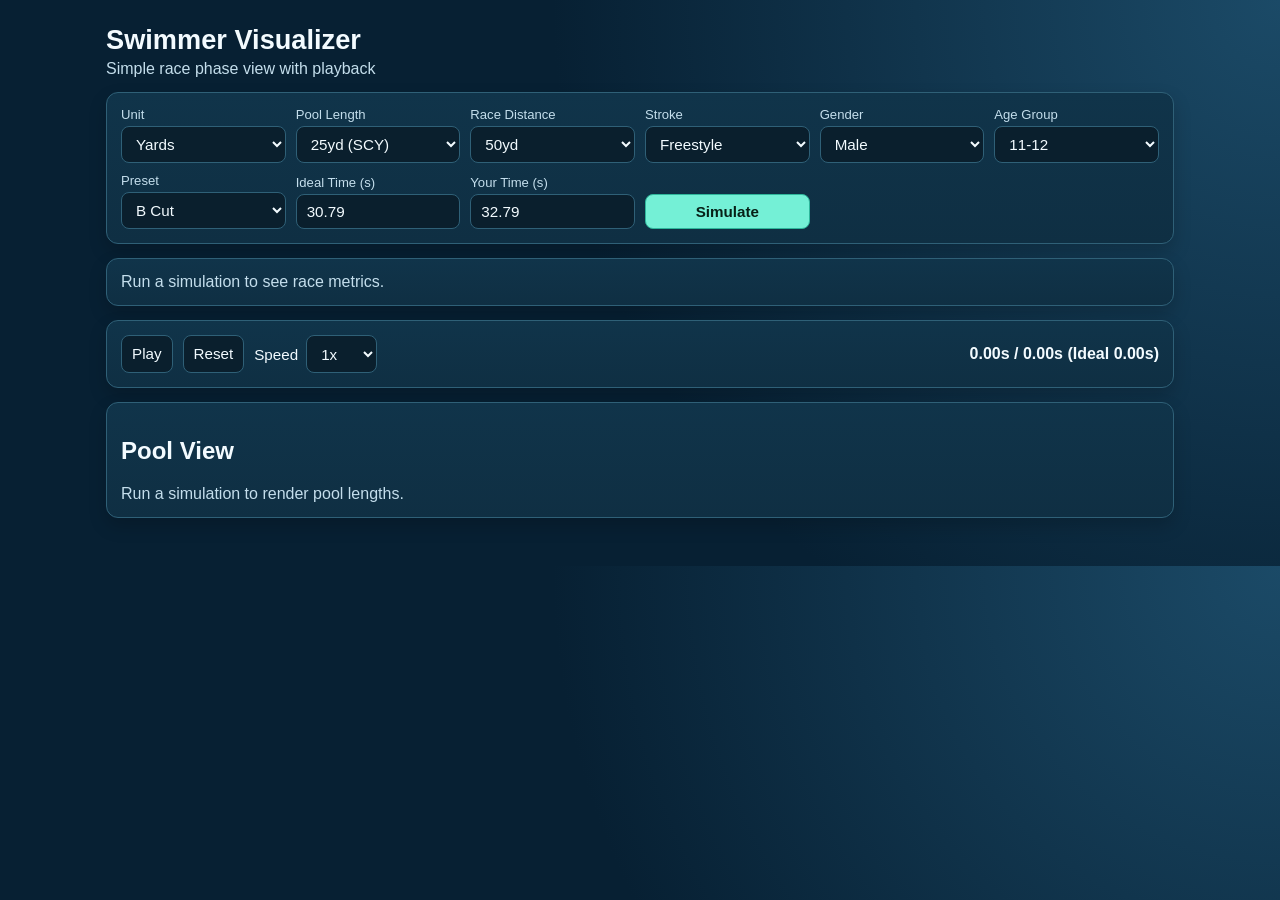
<file: swim/index.html>
<!DOCTYPE html>
<html lang="en">
<head>
  <meta charset="UTF-8">
  <meta name="viewport" content="width=device-width, initial-scale=1.0">
  <title>Swimmer Visualizer v2</title>
  <link rel="stylesheet" href="styles.css">
</head>
<body>
  <main class="app">
    <header class="app-header">
      <h1>Swimmer Visualizer</h1>
      <p>Simple race phase view with playback</p>
    </header>

    <section class="panel">
      <form id="sim-form" class="sim-form">
        <label>
          Unit
          <select id="unit">
            <option value="yards" selected>Yards</option>
            <option value="meters">Meters</option>
          </select>
        </label>

        <label>
          Pool Length
          <select id="pool-length"></select>
        </label>

        <label>
          Race Distance
          <select id="lap-distance"></select>
        </label>

        <label>
          Stroke
          <select id="stroke">
            <option value="freestyle">Freestyle</option>
            <option value="backstroke">Backstroke</option>
            <option value="breaststroke">Breaststroke</option>
            <option value="butterfly">Butterfly</option>
            <option value="im">Individual Medley</option>
          </select>
        </label>

        <label>
          Gender
          <select id="gender">
            <option value="male">Male</option>
            <option value="female">Female</option>
          </select>
        </label>

        <label>
          Age Group
          <select id="age-group">
            <option value="open">Open / Senior</option>
            <option value="17-18">17-18</option>
            <option value="15-16">15-16</option>
            <option value="13-14">13-14</option>
            <option value="11-12" selected>11-12</option>
            <option value="10u">10 &amp; Under</option>
          </select>
        </label>

        <label>
          Preset
          <select id="time-preset">
            <option value="silver">Silver</option>
            <option value="gold" selected>Gold</option>
            <option value="wr">World Record</option>
            <option value="custom">Custom</option>
          </select>
        </label>

        <label>
          Ideal Time (s)
          <input id="ideal-time" type="number" min="10" max="3600" step="0.01" value="58.00">
        </label>

        <label>
          Your Time (s)
          <input id="actual-time" type="number" min="10" max="3600" step="0.01" value="62.00">
        </label>

        <button type="submit" class="primary">Simulate</button>
      </form>
    </section>

    <section class="panel" id="summary-panel">
      <div id="summary" class="summary empty">Run a simulation to see race metrics.</div>
    </section>

    <section class="panel controls">
      <button id="play-pause">Play</button>
      <button id="reset">Reset</button>

      <label class="speed-control">
        Speed
        <select id="speed">
          <option value="0.5">0.5x</option>
          <option value="1" selected>1x</option>
          <option value="2">2x</option>
          <option value="4">4x</option>
        </select>
      </label>

      <div id="time-readout">0.00s / 0.00s</div>
      <div id="warning" hidden>Target time was clamped to minimum reference.</div>
    </section>

    <section class="panel pool-panel">
      <h2>Pool View</h2>
      <div id="lanes" class="lanes">
        <div class="empty">Run a simulation to render pool lengths.</div>
      </div>
    </section>
  </main>

  <script src="constants.js"></script>
  <script src="phaseModel.js"></script>
  <script src="app.js"></script>
</body>
</html>
</file>
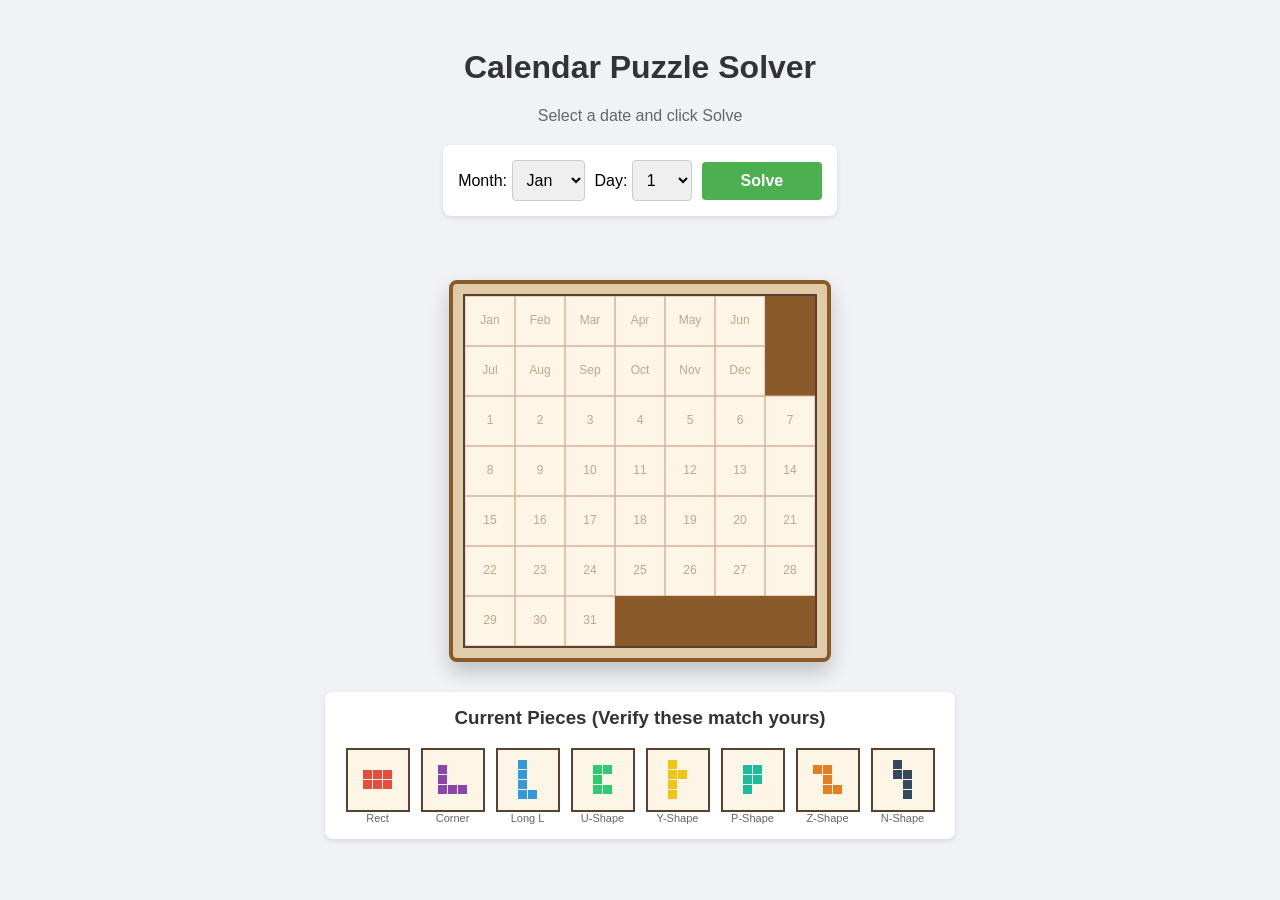
<file: caesars.html>
<!DOCTYPE html>
<html lang="en">
<head>
    <meta charset="UTF-8">
    <meta name="viewport" content="width=device-width, initial-scale=1.0">
    <title>Wooden Calendar Puzzle Solver</title>
    <style>
        body {
            font-family: 'Segoe UI', Tahoma, Geneva, Verdana, sans-serif;
            display: flex;
            flex-direction: column;
            align-items: center;
            background-color: #f0f2f5;
            padding: 20px;
        }
        h1 { color: #333; margin-bottom: 5px; }
        p { color: #666; margin-bottom: 20px; }
        
        .controls {
            margin-bottom: 20px;
            background: white;
            padding: 15px;
            border-radius: 8px;
            box-shadow: 0 2px 5px rgba(0,0,0,0.1);
            display: flex;
            gap: 10px;
            align-items: center;
            flex-wrap: wrap;
            justify-content: center;
        }
        select, button {
            padding: 10px;
            font-size: 16px;
            border-radius: 4px;
            border: 1px solid #ccc;
        }
        button {
            background-color: #4CAF50;
            color: white;
            border: none;
            cursor: pointer;
            font-weight: bold;
            min-width: 120px;
            transition: background 0.2s;
        }
        button:hover { background-color: #45a049; }
        button:disabled { background-color: #cccccc; cursor: not-allowed; }
        
        #board-container {
            position: relative;
            background-color: #e0cca8; /* Wood color */
            padding: 10px;
            border-radius: 8px;
            border: 4px solid #8b5a2b;
            box-shadow: 0 10px 20px rgba(0,0,0,0.2);
        }
        
        canvas {
            display: block;
            background-color: #fdf5e6;
            border: 2px solid #5c4033;
        }

        #status {
            margin-top: 10px;
            margin-bottom: 10px;
            font-weight: bold;
            min-height: 24px;
            text-align: center;
        }

        .inventory-container {
            margin-top: 30px;
            width: 100%;
            max-width: 600px;
            background: white;
            padding: 15px;
            border-radius: 8px;
            box-shadow: 0 2px 5px rgba(0,0,0,0.1);
        }
        .inventory-container h3 { margin-top: 0; text-align: center; color: #333; }
        
        .inventory {
            display: flex;
            flex-wrap: wrap;
            gap: 15px;
            justify-content: center;
        }
        .inventory-item {
            display: flex;
            flex-direction: column;
            align-items: center;
            font-size: 11px;
            color: #666;
            width: 60px;
        }
    </style>
</head>
<body>

    <h1>Calendar Puzzle Solver</h1>
    <p>Select a date and click Solve</p>

    <div class="controls">
        <div>
            <label>Month:</label>
            <select id="monthSelect">
                <option value="Jan">Jan</option><option value="Feb">Feb</option>
                <option value="Mar">Mar</option><option value="Apr">Apr</option>
                <option value="May">May</option><option value="Jun">Jun</option>
                <option value="Jul">Jul</option><option value="Aug">Aug</option>
                <option value="Sep">Sep</option><option value="Oct">Oct</option>
                <option value="Nov">Nov</option><option value="Dec">Dec</option>
            </select>
        </div>

        <div>
            <label>Day:</label>
            <select id="daySelect"></select>
        </div>

        <button onclick="startSolver()" id="solveBtn">Solve</button>
    </div>

    <div id="status"></div>

    <div id="board-container">
        <canvas id="puzzleCanvas" width="350" height="350"></canvas>
    </div>

    <div class="inventory-container">
        <h3>Current Pieces (Verify these match yours)</h3>
        <div id="inventory" class="inventory"></div>
    </div>

<script>
    const canvas = document.getElementById('puzzleCanvas');
    const ctx = canvas.getContext('2d');
    const CELL_SIZE = 50;
    const ROWS = 7;
    const COLS = 7;

    const BOARD_LAYOUT = [
        [1,1,1,1,1,1,0], // Jan-Jun
        [1,1,1,1,1,1,0], // Jul-Dec
        [1,1,1,1,1,1,1], // 1-7
        [1,1,1,1,1,1,1], // 8-14
        [1,1,1,1,1,1,1], // 15-21
        [1,1,1,1,1,1,1], // 22-28
        [1,1,1,0,0,0,0]  // 29-31
    ];

    const MONTH_MAP = {
        'Jan': [0,0], 'Feb': [0,1], 'Mar': [0,2], 'Apr': [0,3], 'May': [0,4], 'Jun': [0,5],
        'Jul': [1,0], 'Aug': [1,1], 'Sep': [1,2], 'Oct': [1,3], 'Nov': [1,4], 'Dec': [1,5]
    };

    /**
     * PIECE DEFINITIONS (Corrected based on photos)
     * All shapes are defined relative to their top-left-most block (0,0).
     */
    const RAW_PIECES = [
        // 1. Rectangle (2x3)
        { name: "Rect", color: '#e74c3c', shape: [[0,0],[0,1],[0,2],[1,0],[1,1],[1,2]] },
        
        // 2. Corner (V-Shape)
        { name: "Corner", color: '#8e44ad', shape: [[0,0],[1,0],[2,0],[2,1],[2,2]] },
        
        // 3. Long L (4 down, 1 right)
        { name: "Long L", color: '#3498db', shape: [[0,0],[1,0],[2,0],[3,0],[3,1]] },
        
        // 4. U-Shape (C-Shape)
        { name: "U-Shape", color: '#2ecc71', shape: [[0,0],[1,0],[2,0],[0,1],[2,1]] },
        
        // 5. Y-Shape (Line of 4 with a nub)
        { name: "Y-Shape", color: '#f1c40f', shape: [[0,0],[1,0],[2,0],[3,0],[1,1]] },
        
        // 6. P-Shape (Block of 4 with tail)
        { name: "P-Shape", color: '#1abc9c', shape: [[0,0],[1,0],[0,1],[1,1],[2,0]] },

        // --- NEW CORRECTED PIECES ---
        
        // 7. Z-Shape (Standard Z) - From your latest photo (Left Piece)
        // Top row: 2, Middle row: 1, Bottom row: 2
        { name: "Z-Shape", color: '#e67e22', shape: [[0,0],[0,1],[1,1],[2,1],[2,2]] },

        // 8. N-Shape (Standard N) - From your latest photo (Right Piece)
        // Vertical 2, Step, Vertical 2
        { name: "N-Shape", color: '#34495e', shape: [[0,0],[1,0],[1,1],[2,1],[3,1]] }
    ];

    let pieces = [];

    function init() {
        const daySelect = document.getElementById('daySelect');
        for(let i=1; i<=31; i++) {
            const opt = document.createElement('option');
            opt.value = i;
            opt.innerText = i;
            daySelect.appendChild(opt);
        }

        drawInventory();
        pieces = RAW_PIECES.map(p => generateVariations(p));

        // Debug: Log first piece variations
        console.log("First piece (Rectangle) variations:");
        pieces[0].forEach((v, i) => {
            console.log(`  Variation ${i}:`, JSON.stringify(v.shape));
        });

        // Calculate total cells
        const totalCells = BOARD_LAYOUT.flat().filter(x => x === 1).length;
        const piecesCells = RAW_PIECES.map(p => p.shape.length);
        const totalPieceCells = piecesCells.reduce((a, b) => a + b, 0);
        console.log(`Board has ${totalCells} fillable cells`);
        console.log(`Pieces cover ${totalPieceCells} cells:`, piecesCells);
        console.log(`After removing 2 date markers: ${totalCells - 2} cells need to be filled`);

        drawBoard(createEmptyBoard());
    }

    // --- Inventory Visualizer ---
    function drawInventory() {
        const container = document.getElementById('inventory');
        container.innerHTML = "";
        RAW_PIECES.forEach(p => {
            const div = document.createElement('div');
            div.className = 'inventory-item';
            
            const cvs = document.createElement('canvas');
            cvs.width = 60;
            cvs.height = 60;
            const c = cvs.getContext('2d');
            
            // Normalize for centering
            let maxR = 0, maxC = 0;
            p.shape.forEach(([r, col]) => {
                if(r > maxR) maxR = r;
                if(col > maxC) maxC = col;
            });

            const scale = 10;
            const offsetX = (60 - (maxC+1)*scale) / 2;
            const offsetY = (60 - (maxR+1)*scale) / 2;

            c.fillStyle = p.color;
            p.shape.forEach(([r, col]) => {
                c.fillRect(offsetX + col*scale, offsetY + r*scale, scale-1, scale-1);
            });

            div.appendChild(cvs);
            div.appendChild(document.createTextNode(p.name));
            container.appendChild(div);
        });
    }

    // --- Solver Logic ---

    function generateVariations(piece) {
        let variations = [];
        let uniqueSignatures = new Set();

        // Try both original and flipped
        for(let f=0; f<2; f++) {
            let currentShape = (f === 0) ? piece.shape : flip(piece.shape);

            // Try 4 rotations of each
            for(let r=0; r<4; r++) {
                let normalized = normalizeShape(currentShape);
                let sig = JSON.stringify(normalized);

                if(!uniqueSignatures.has(sig)) {
                    uniqueSignatures.add(sig);
                    variations.push({
                        color: piece.color,
                        shape: normalized
                    });
                }
                currentShape = rotate90(currentShape);
            }
        }
        return variations;
    }

    function rotate90(shape) { return shape.map(([r, c]) => [c, -r]); }
    function flip(shape) { return shape.map(([r, c]) => [r, -c]); }
    function normalizeShape(shape) {
        let minR = Infinity, minC = Infinity;
        shape.forEach(([r, c]) => {
            if(r < minR) minR = r;
            if(c < minC) minC = c;
        });
        return shape.map(([r, c]) => [r - minR, c - minC]).sort();
    }

    let isSolving = false;
    let solveCalls = 0;
    const MAX_SOLVE_CALLS = 10000000;
    let usedPieces = [];

    function startSolver() {
        if(isSolving) return;
        isSolving = true;
        solveCalls = 0;
        usedPieces = new Array(pieces.length).fill(false);
        document.getElementById('solveBtn').disabled = true;
        document.getElementById('status').innerText = "Solving...";
        document.getElementById('status').style.color = "#d32f2f";

        // Allow UI to render before blocking
        setTimeout(() => {
            const month = document.getElementById('monthSelect').value;
            const day = parseInt(document.getElementById('daySelect').value);

            let board = createEmptyBoard();

            // Set Targets
            const [mR, mC] = MONTH_MAP[month];
            board[mR][mC] = 2;

            let dR, dC;
            if (day <= 7) { dR=2; dC=day-1; }
            else if (day <= 14) { dR=3; dC=day-8; }
            else if (day <= 21) { dR=4; dC=day-15; }
            else if (day <= 28) { dR=5; dC=day-22; }
            else { dR=6; dC=day-29; }
            board[dR][dC] = 2;

            console.log(`Solving for ${month} ${day}`);
            console.log("Month cell:", board[mR][mC], "Day cell:", board[dR][dC]);
            console.log("Number of pieces:", pieces.length);
            console.log("Variations per piece:", pieces.map(p => p.length));

            const startTime = Date.now();
            const solution = solveFlexible(board);
            const elapsed = Date.now() - startTime;

            console.log(`Solve completed in ${elapsed}ms, ${solveCalls} recursive calls`);

            if(solution) {
                drawBoard(solution);
                document.getElementById('status').innerText = "Solution Found!";
                document.getElementById('status').style.color = "green";
            } else {
                document.getElementById('status').innerText = "No solution found.";
                document.getElementById('status').style.color = "red";
            }
            isSolving = false;
            document.getElementById('solveBtn').disabled = false;
        }, 50);
    }

// Function to create the initial board state
function createEmptyBoard() {
    let board = [];
    
    // We iterate 7 rows and 7 columns, which is the maximum grid size.
    for(let r = 0; r < 7; r++) { 
        let row = [];
        for(let c = 0; c < 7; c++) {
            // Check the BOARD_LAYOUT:
            if (BOARD_LAYOUT[r] && BOARD_LAYOUT[r][c] === 1) {
                // If it's a '1' in the layout, it's an empty, fillable slot (0)
                row.push(0);
            } else {
                // Otherwise, it's a wall (0 in layout) or outside the 7x7 grid boundary (-1)
                row.push(-1); 
            }
        }
        board.push(row);
    }
    return board;
}

    // New solver that tries pieces in any order
    function solveFlexible(board) {
        solveCalls++;
        if(solveCalls > MAX_SOLVE_CALLS) {
            console.log("Max recursion limit reached");
            return null;
        }

        // Find first empty cell
        let startR = -1, startC = -1;
        searchLoop:
        for(let r = 0; r < board.length; r++) {
            for(let c = 0; c < board[r].length; c++) {
                if(board[r][c] === 0) {
                    startR = r;
                    startC = c;
                    break searchLoop;
                }
            }
        }

        // No empty cells means we're done!
        if(startR === -1) {
            console.log("All pieces placed!");
            return board;
        }

        // Try each unused piece
        for(let pieceIdx = 0; pieceIdx < pieces.length; pieceIdx++) {
            if(usedPieces[pieceIdx]) continue;

            const currentPieceVars = pieces[pieceIdx];

            // Try every variation
            for(let v of currentPieceVars) {
                // Try placing each block of the piece on the empty cell
                for(let blockIdx = 0; blockIdx < v.shape.length; blockIdx++) {
                    const [offR, offC] = v.shape[blockIdx];
                    const baseR = startR - offR;
                    const baseC = startC - offC;

                    if(canPlace(board, v.shape, baseR, baseC)) {
                        place(board, v.shape, baseR, baseC, v.color);
                        usedPieces[pieceIdx] = true;

                        const result = solveFlexible(board);
                        if(result) return result;

                        // Backtrack
                        remove(board, v.shape, baseR, baseC);
                        usedPieces[pieceIdx] = false;
                    }
                }
            }
        }

        return null;
    }

    function canPlace(board, shape, r, c) {
        for(let [dr, dc] of shape) {
            const nr = r + dr;
            const nc = c + dc;
            if(nr < 0 || nr >= ROWS || nc < 0 || nc >= COLS || board[nr][nc] !== 0) {
                return false;
            }
        }
        return true;
    }

    function place(board, shape, r, c, id) {
        for(let [dr, dc] of shape) { board[r+dr][c+dc] = id; }
    }

    function remove(board, shape, r, c) {
        for(let [dr, dc] of shape) { board[r+dr][c+dc] = 0; }
    }

    // --- Drawing ---
    function drawBoard(board) {
        ctx.clearRect(0, 0, canvas.width, canvas.height);
        ctx.font = "12px Arial";
        ctx.textAlign = "center";
        ctx.textBaseline = "middle";

        const months = ["Jan","Feb","Mar","Apr","May","Jun","Jul","Aug","Sep","Oct","Nov","Dec"];
        
        for(let r=0; r<ROWS; r++) {
            for(let c=0; c<COLS; c++) {
                let x = c * CELL_SIZE;
                let y = r * CELL_SIZE;

                if(board[r][c] === -1) {
                    ctx.fillStyle = "#8b5a2b"; 
                    ctx.fillRect(x, y, CELL_SIZE, CELL_SIZE);
                } else if (typeof board[r][c] === 'string') {
                    ctx.fillStyle = board[r][c];
                    ctx.fillRect(x+1, y+1, CELL_SIZE-2, CELL_SIZE-2);
                    ctx.strokeStyle = "rgba(0,0,0,0.1)";
                    ctx.lineWidth = 2;
                    ctx.strokeRect(x+2, y+2, CELL_SIZE-4, CELL_SIZE-4);
                } else if (board[r][c] === 2) {
                    ctx.fillStyle = "#333";
                    ctx.fillRect(x, y, CELL_SIZE, CELL_SIZE);
                    ctx.fillStyle = "#fff";
                    ctx.font = "bold 14px Arial";
                } else {
                    ctx.strokeStyle = "#d7b299";
                    ctx.strokeRect(x, y, CELL_SIZE, CELL_SIZE);
                    ctx.fillStyle = "#8b5a2b";
                }

                // Grid Labels
                let label = "";
                if(r===0 && c<6) label = months[c];
                else if(r===1 && c<6) label = months[c+6];
                else if(r>=2) {
                    let dayVal = 0;
                    if(r===2) dayVal = c+1;
                    if(r===3) dayVal = c+8;
                    if(r===4) dayVal = c+15;
                    if(r===5) dayVal = c+22;
                    if(r===6 && c<3) dayVal = c+29;
                    if(dayVal > 0) label = dayVal;
                }

                if(label) {
                    if(board[r][c] === 2) { 
                        ctx.fillStyle = "white";
                        ctx.fillText(label, x + CELL_SIZE/2, y + CELL_SIZE/2);
                    } else if (board[r][c] === 0) {
                        ctx.fillStyle = "rgba(139, 90, 43, 0.5)";
                        ctx.fillText(label, x + CELL_SIZE/2, y + CELL_SIZE/2);
                    }
                }
            }
        }
    }

    init();
</script>
</body>
</html>
</file>
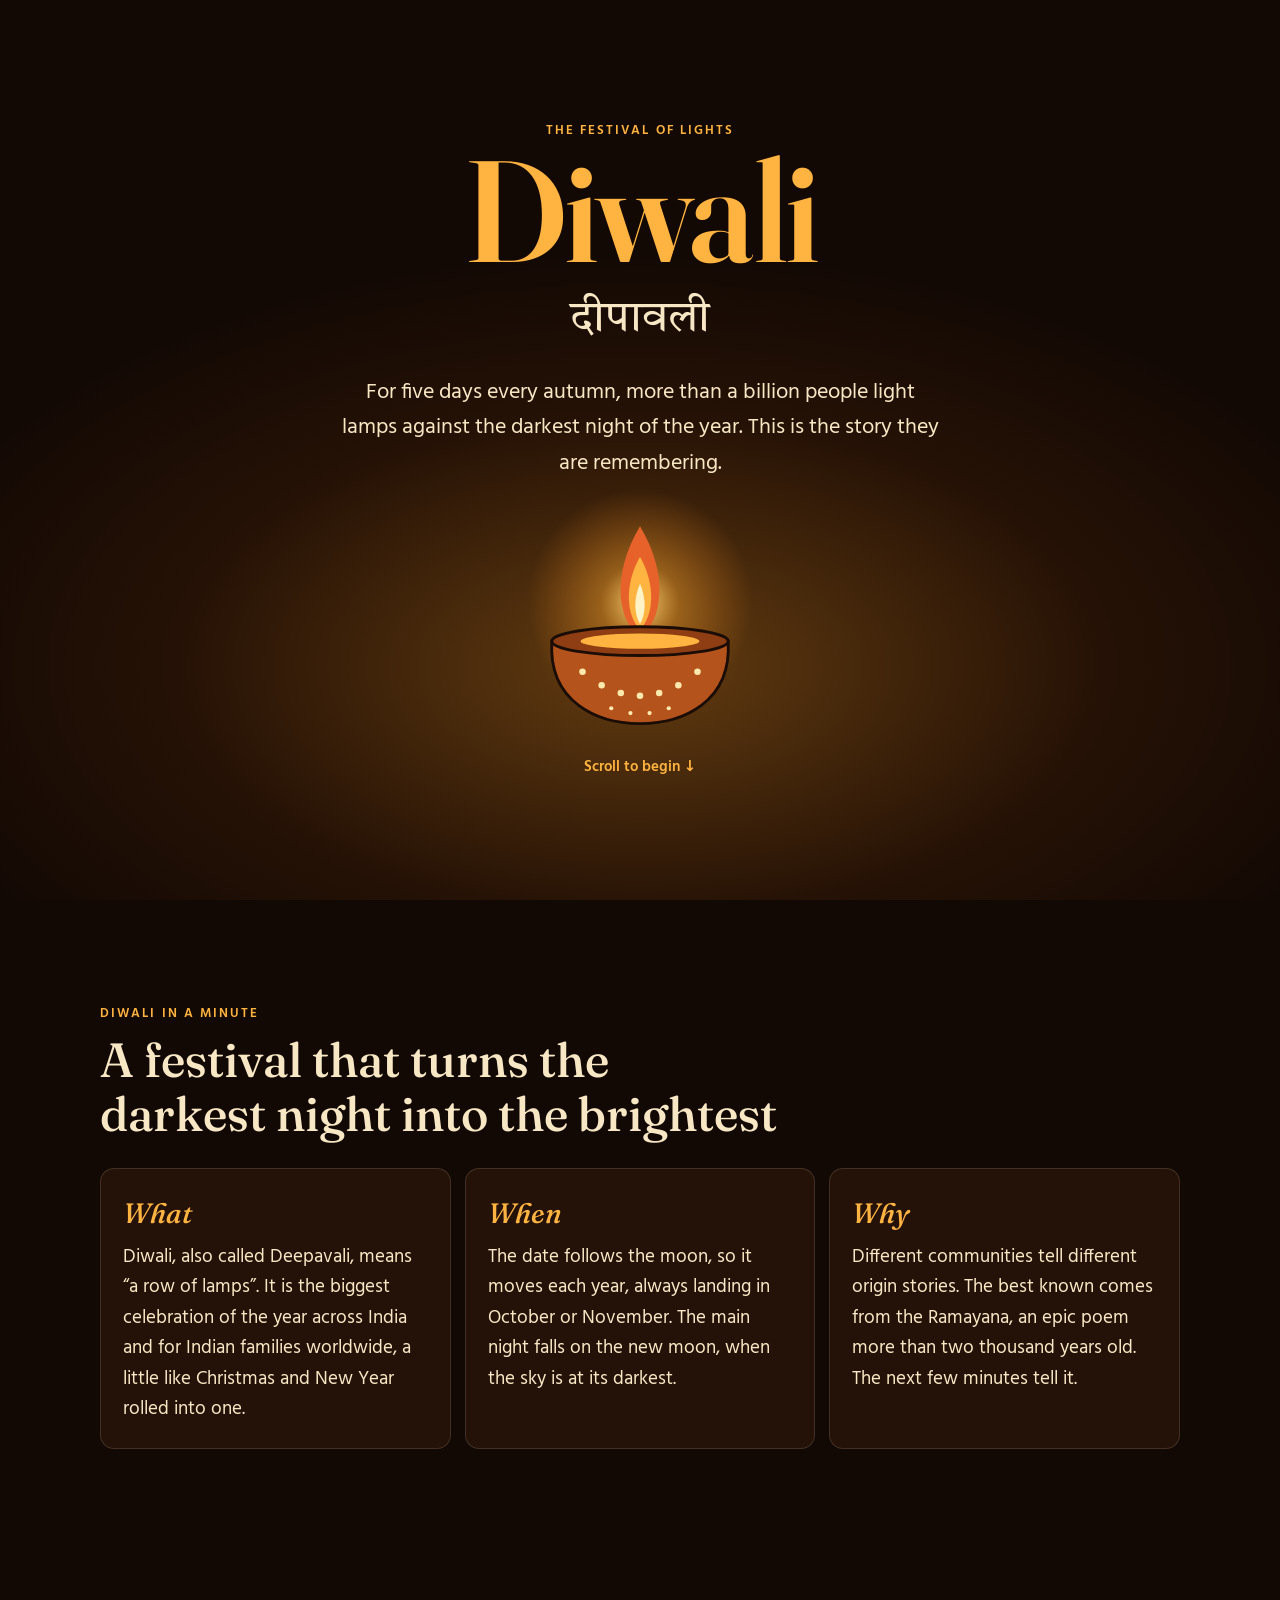
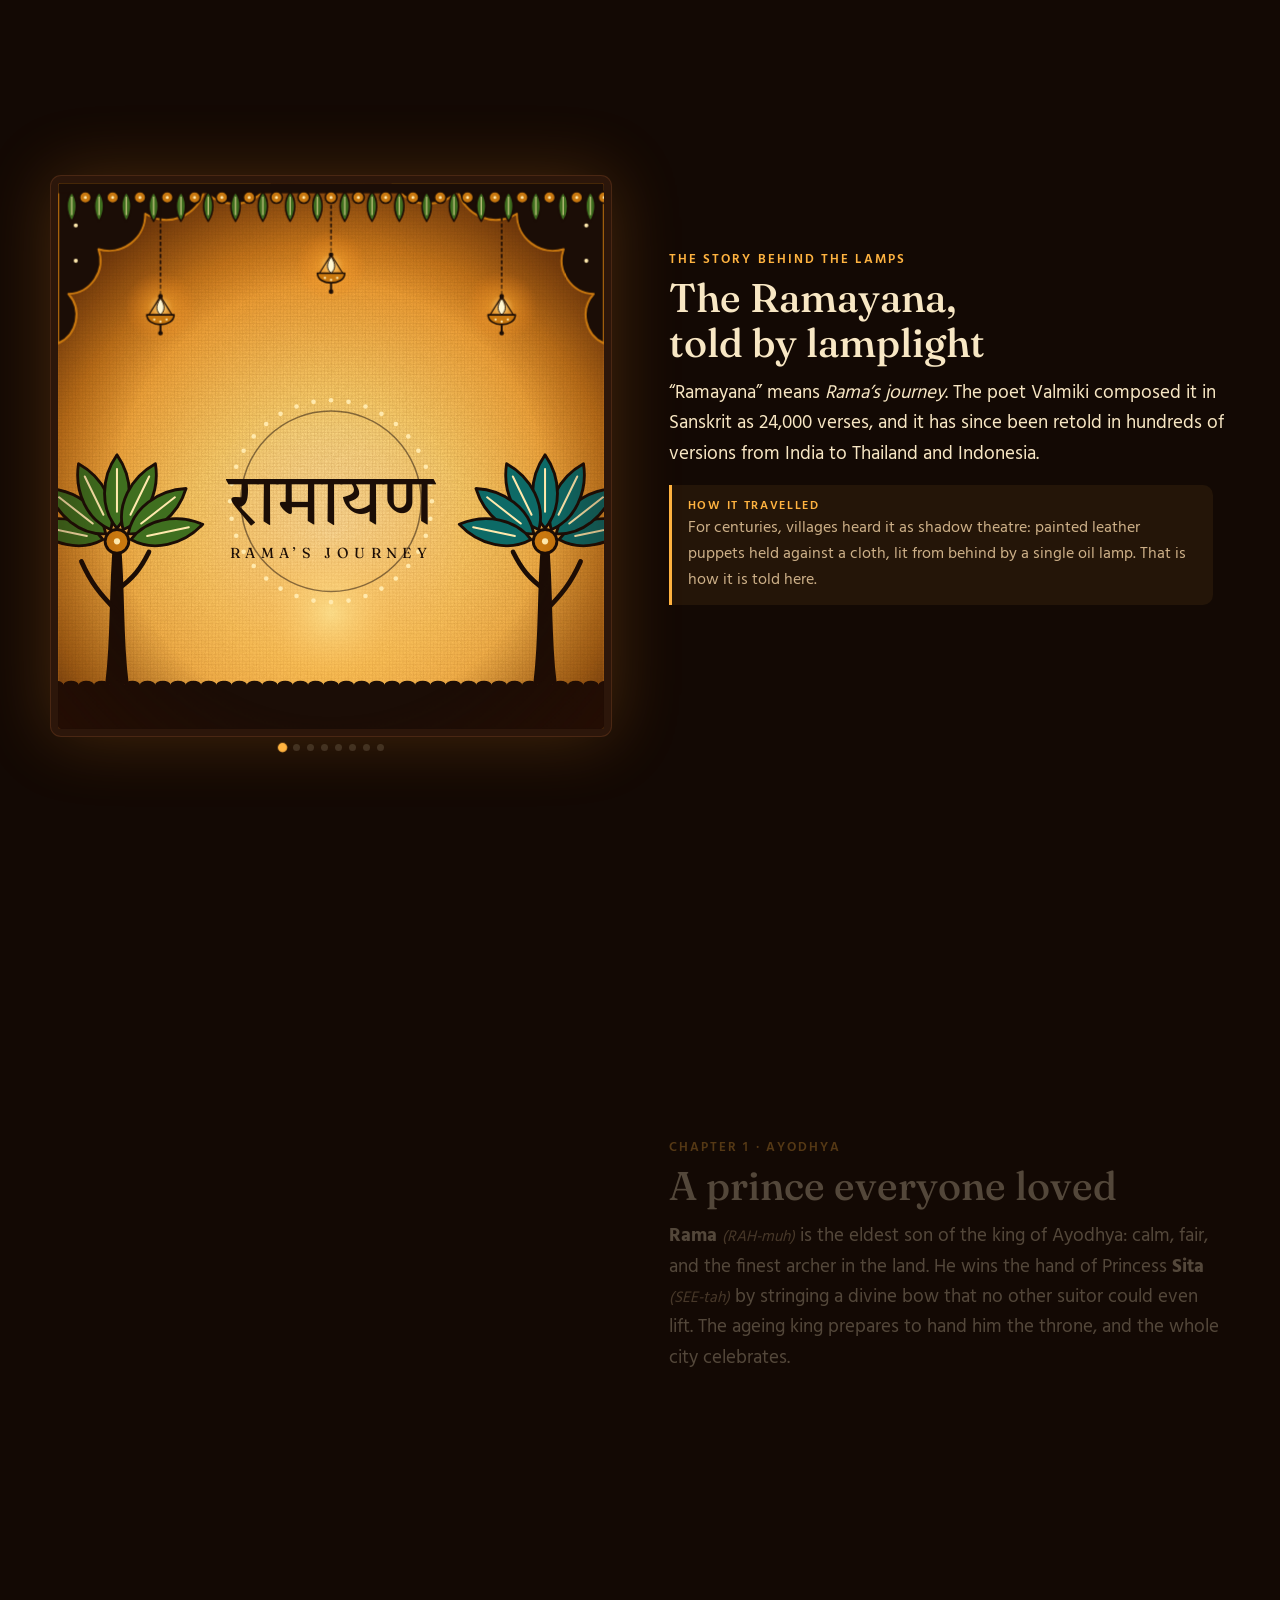
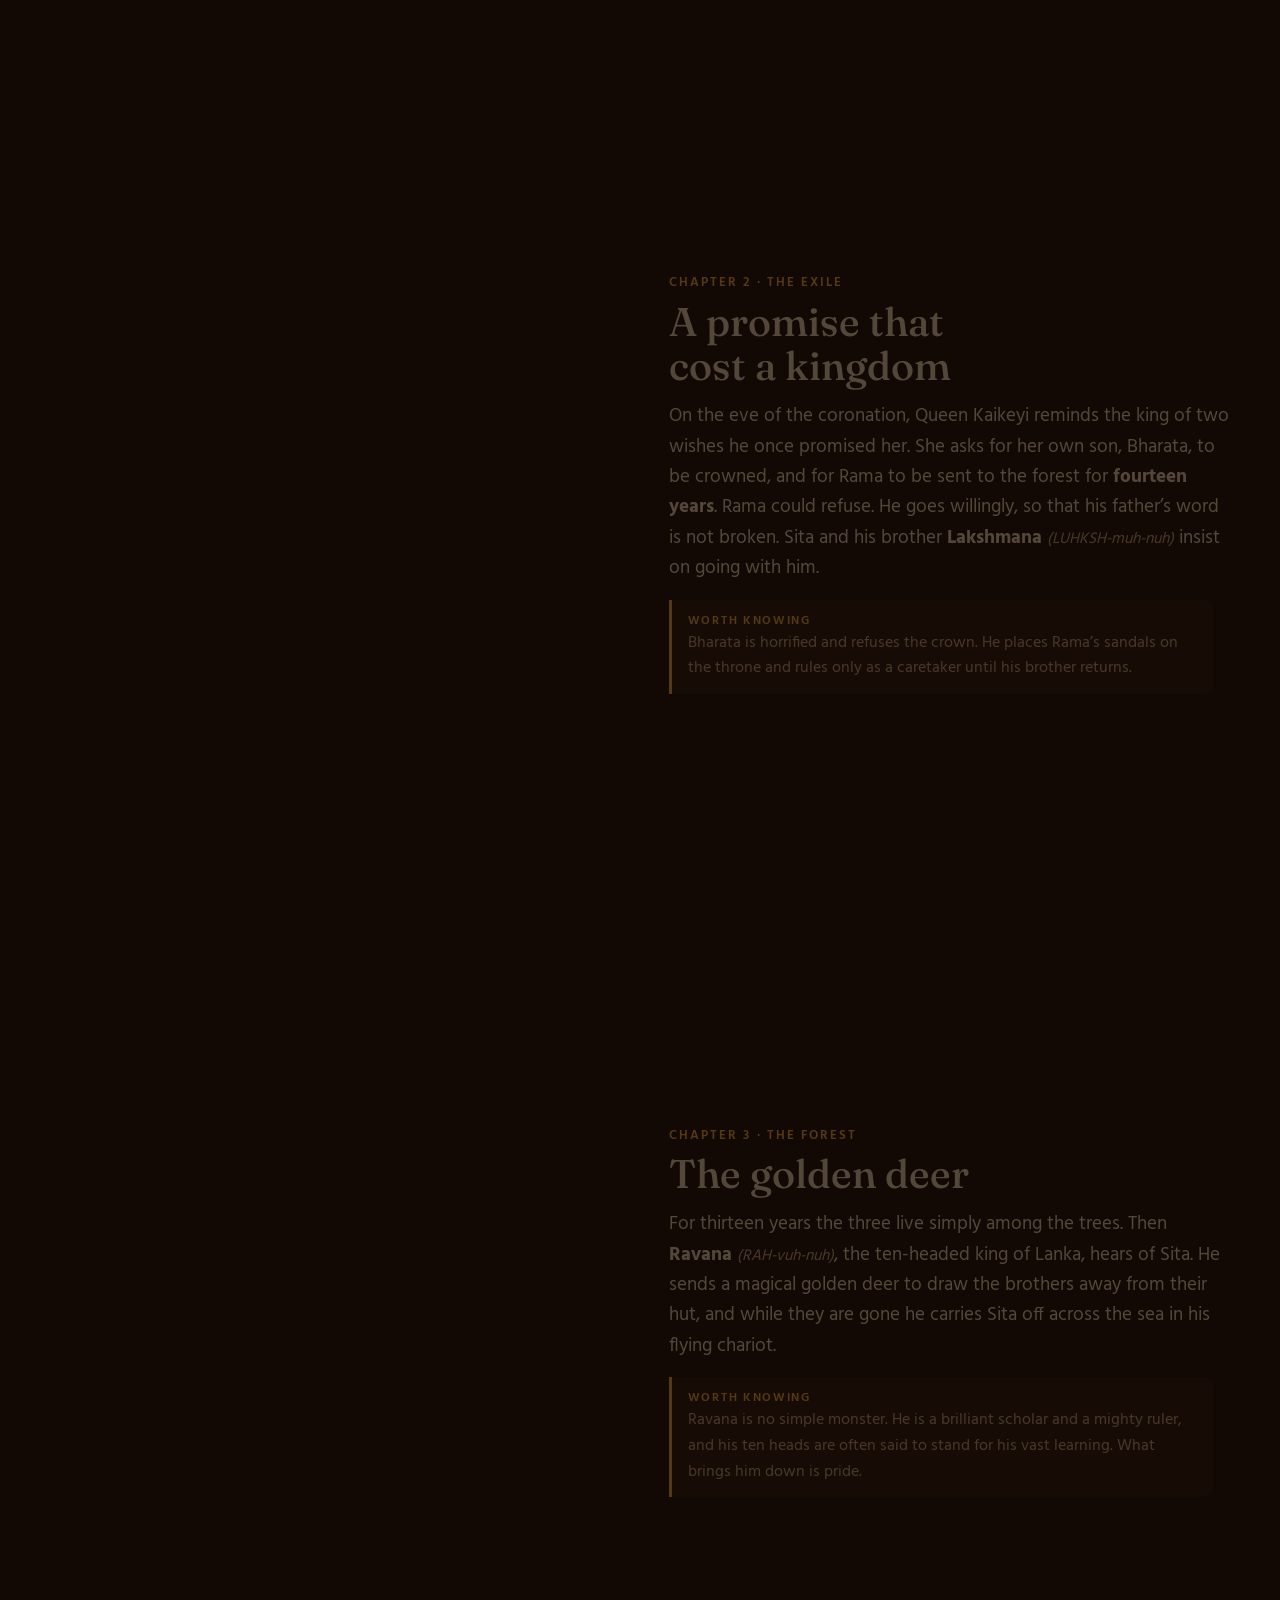
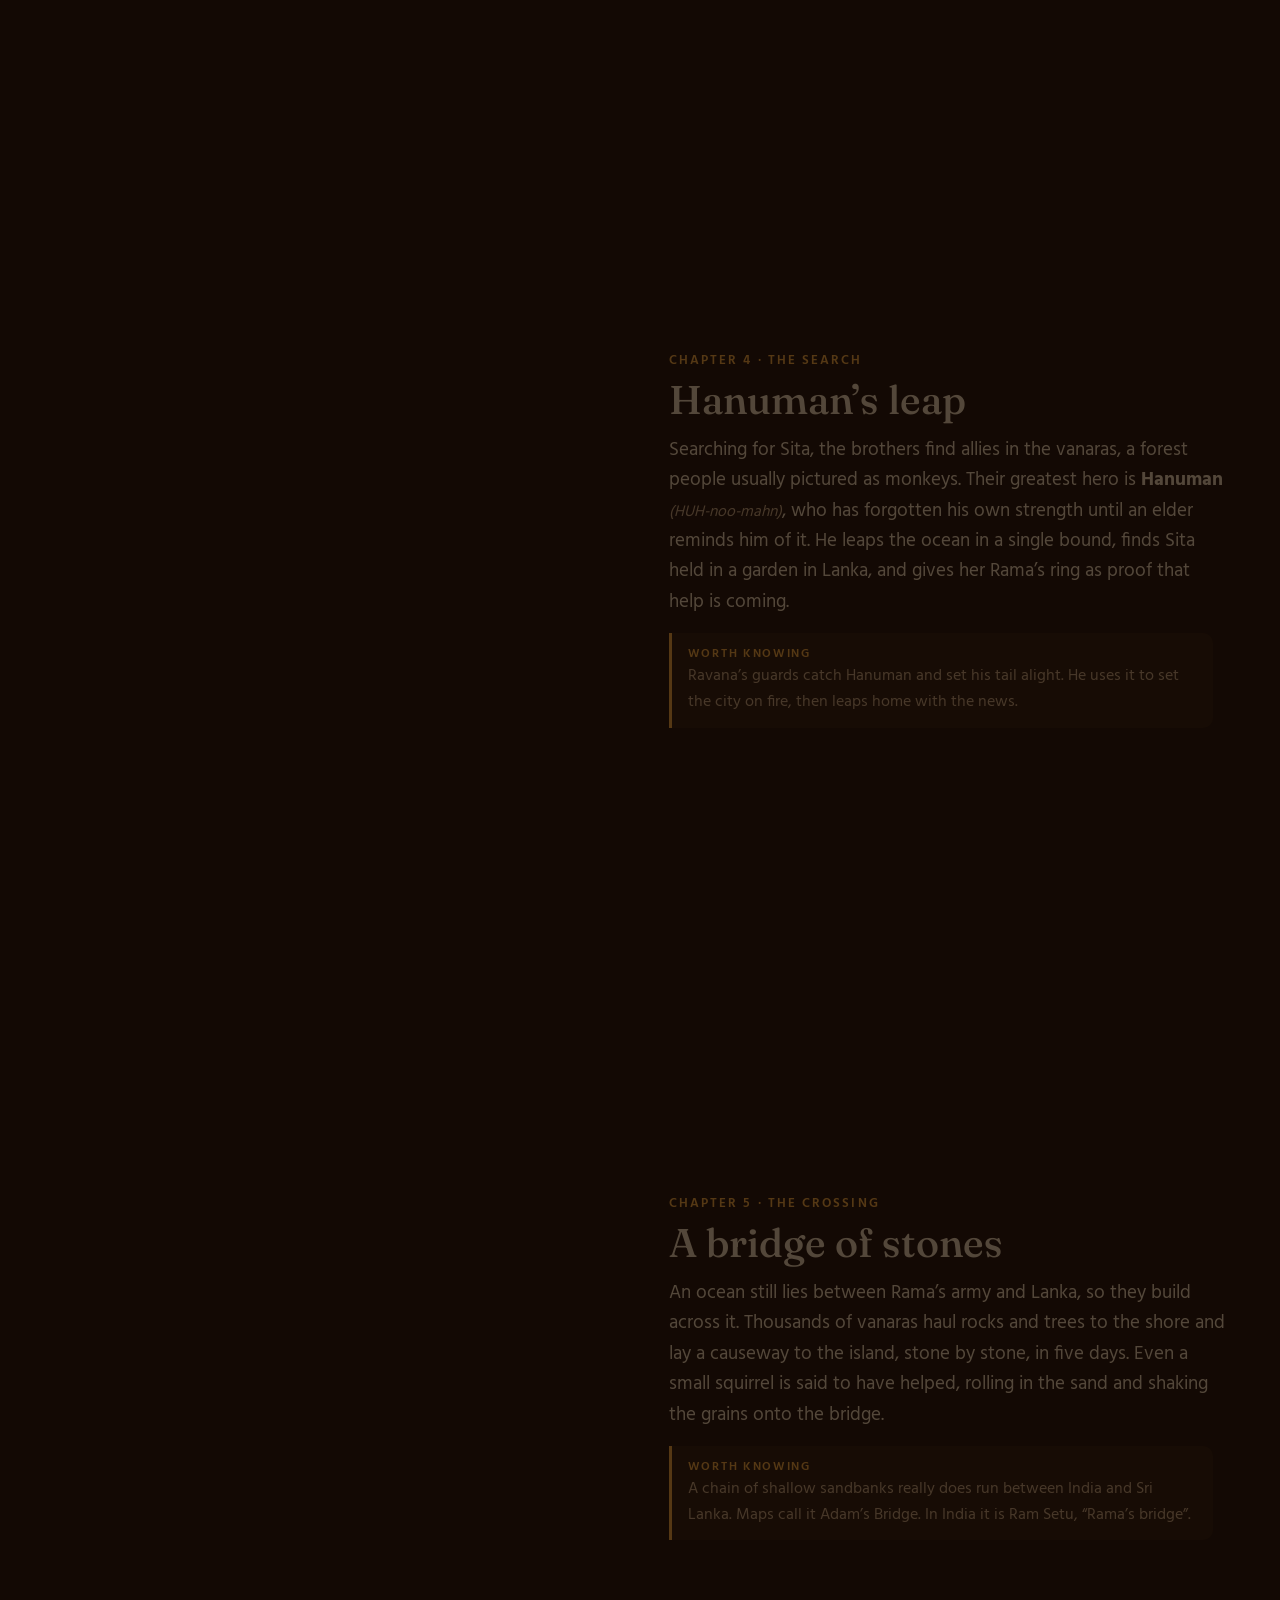
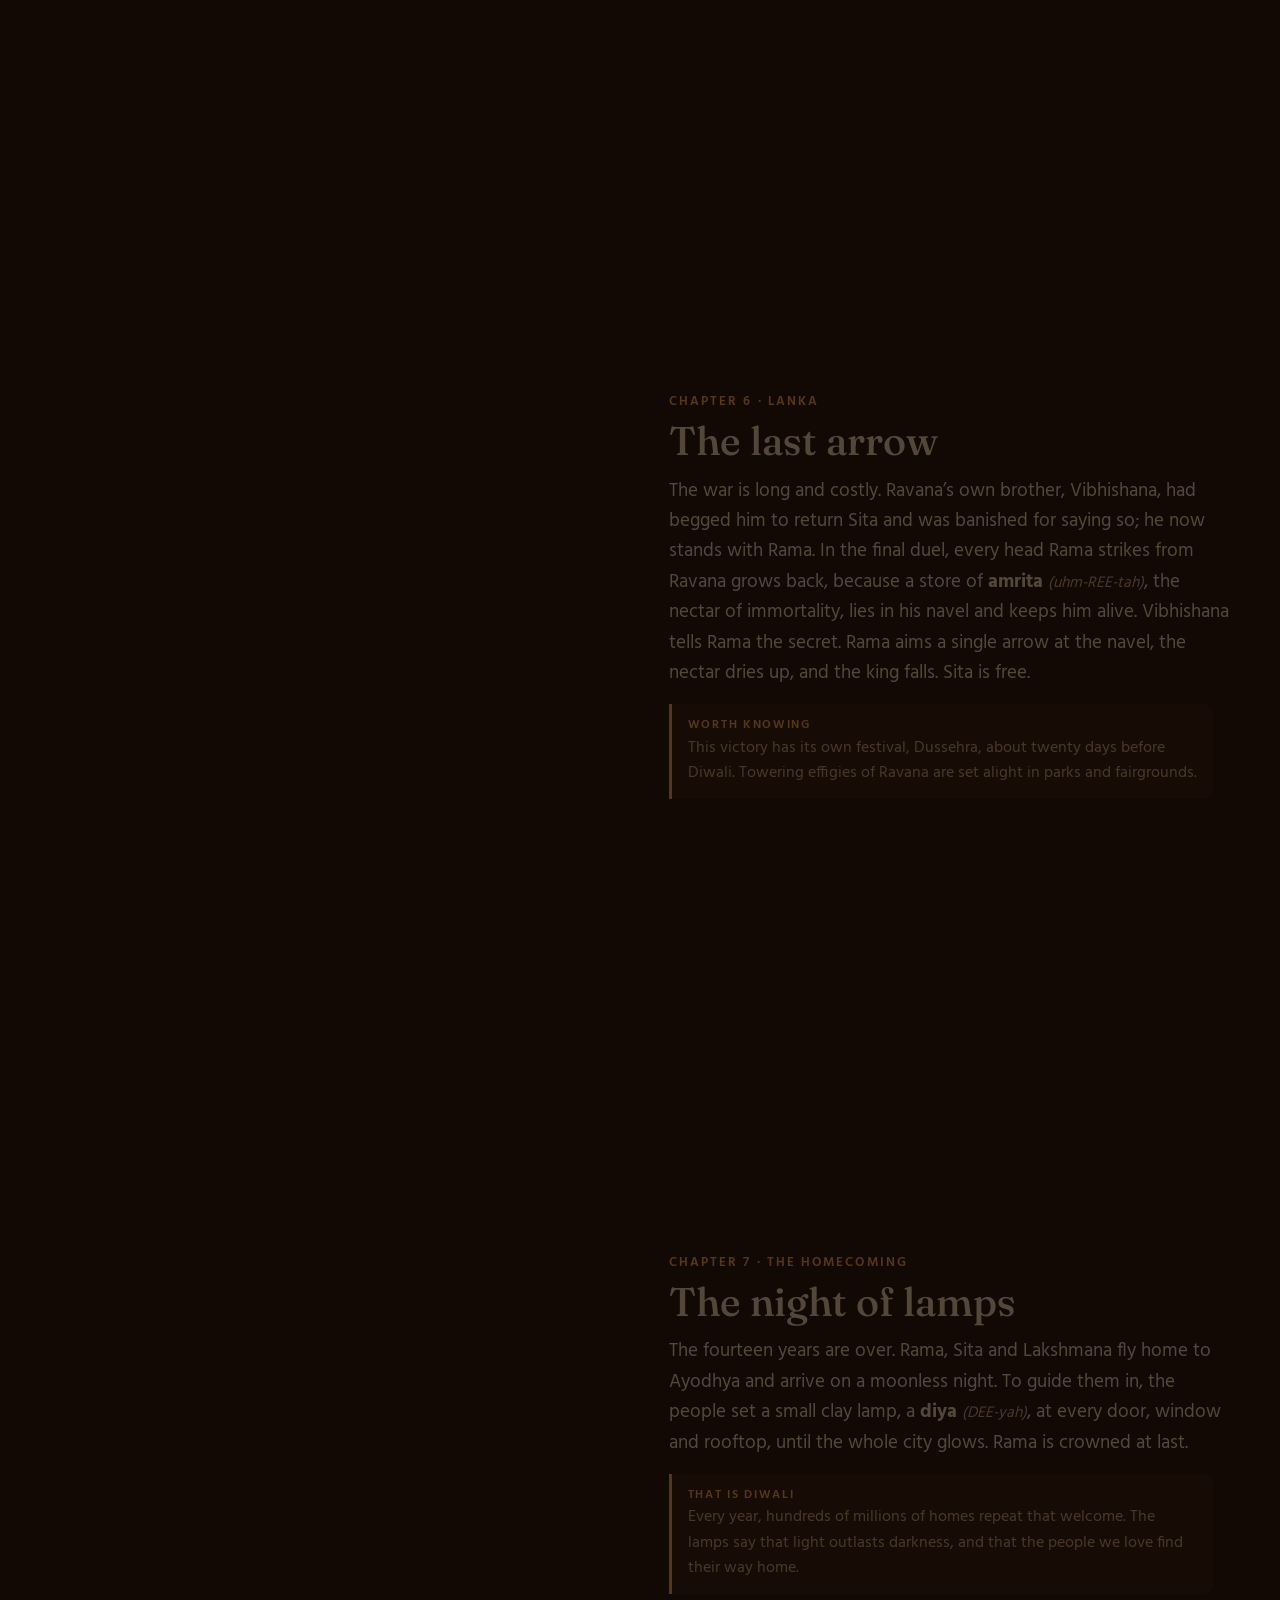
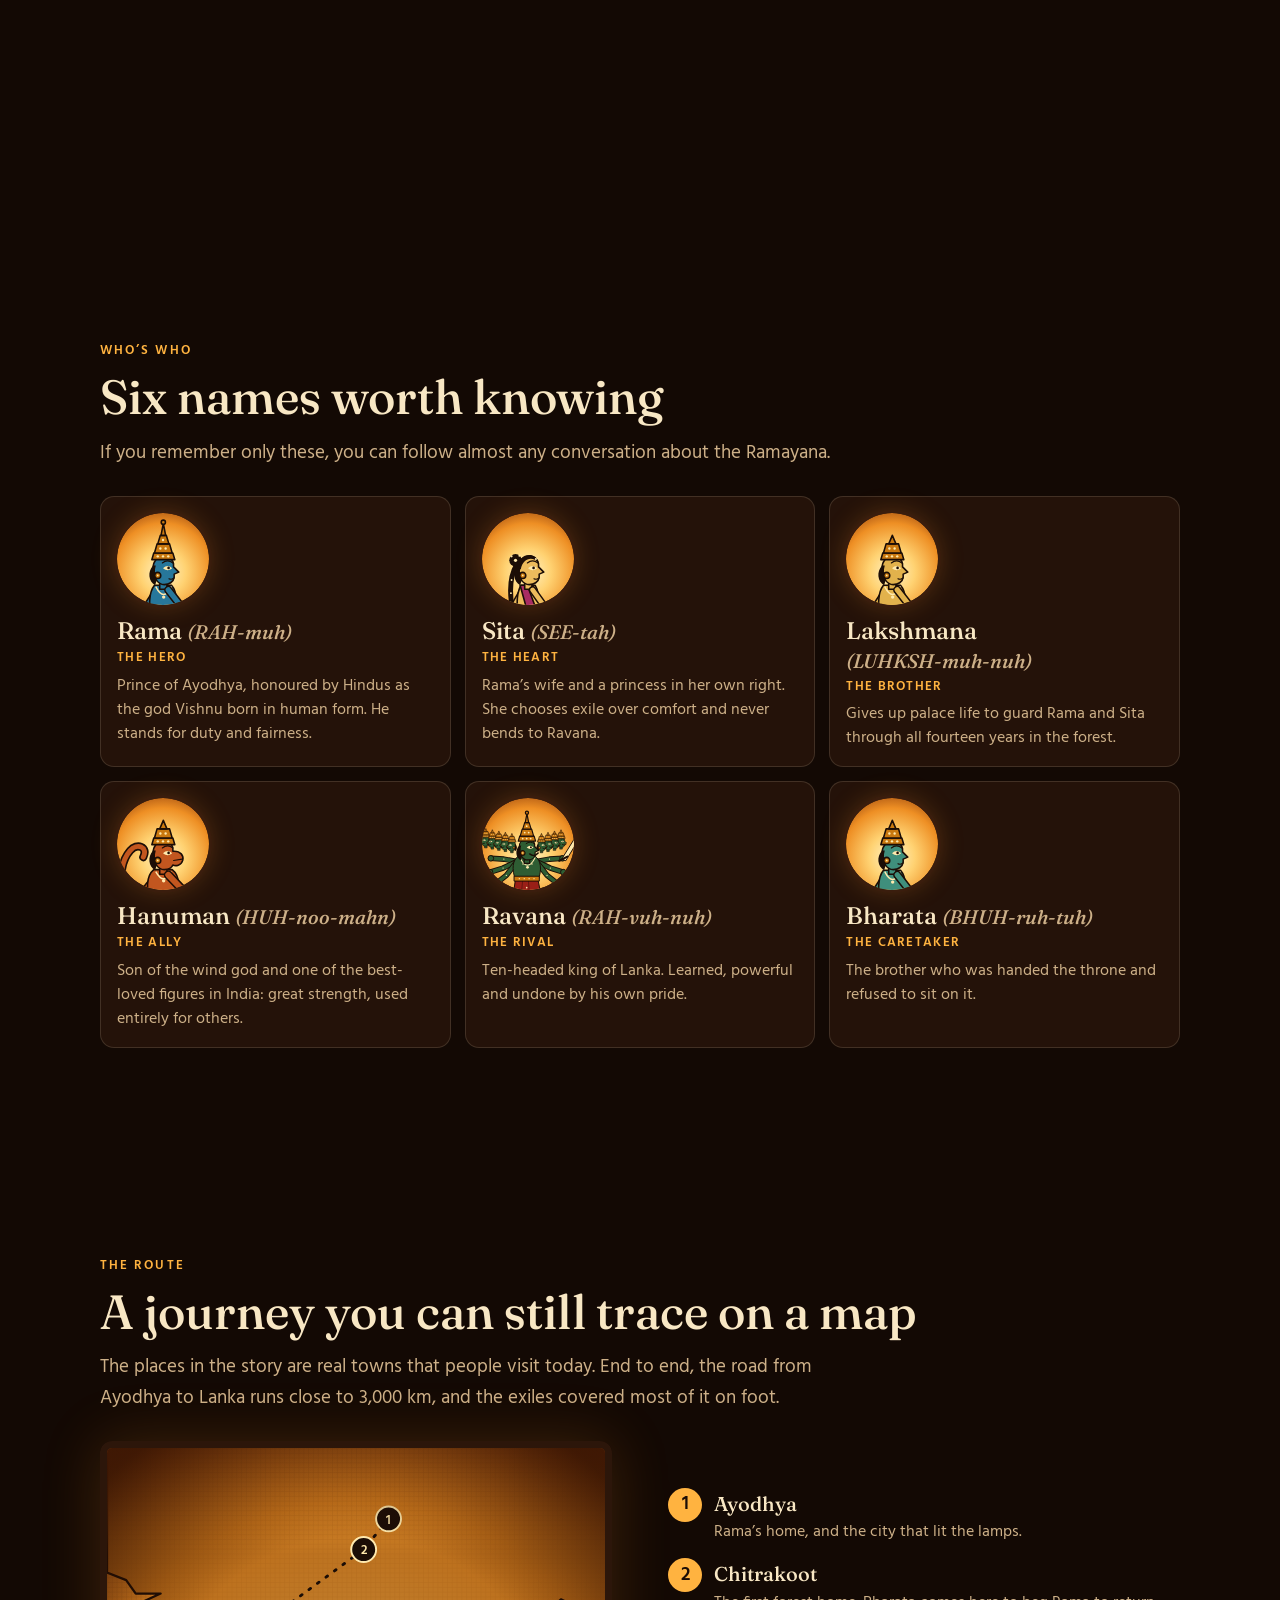
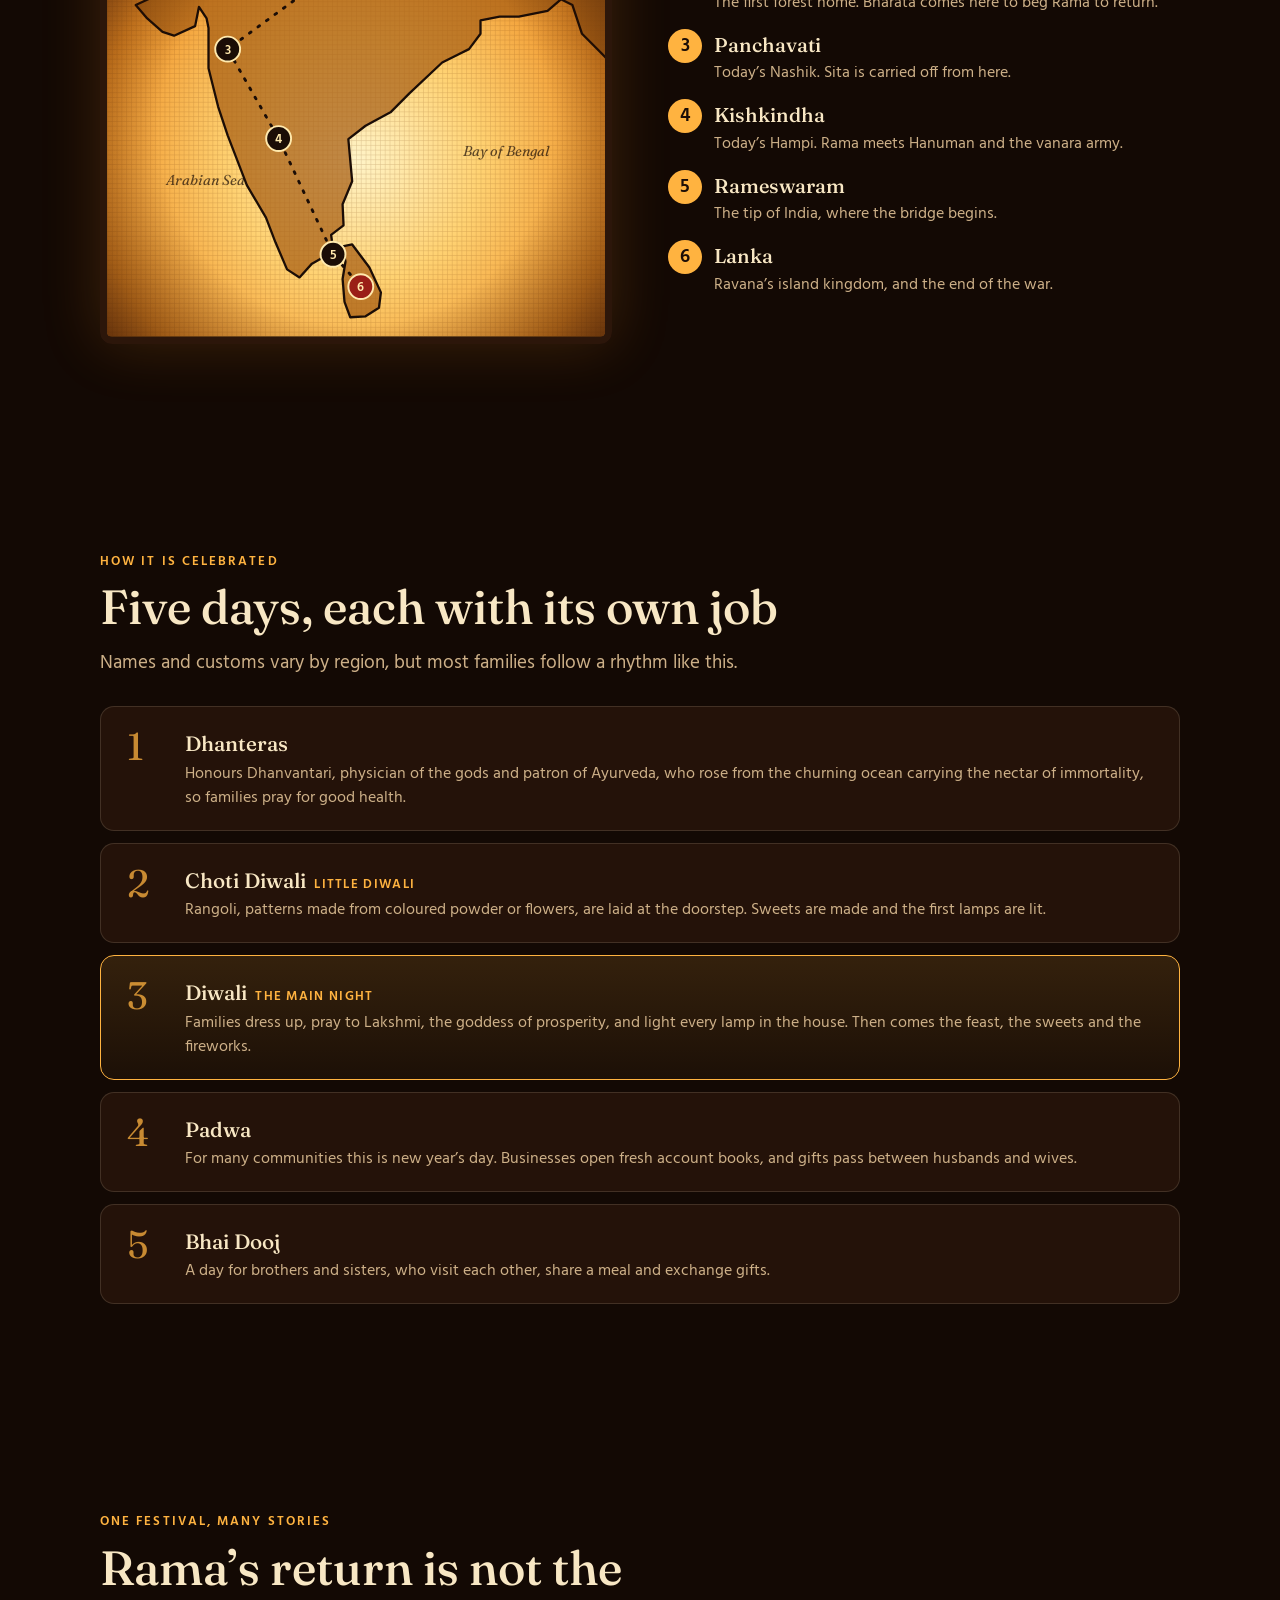
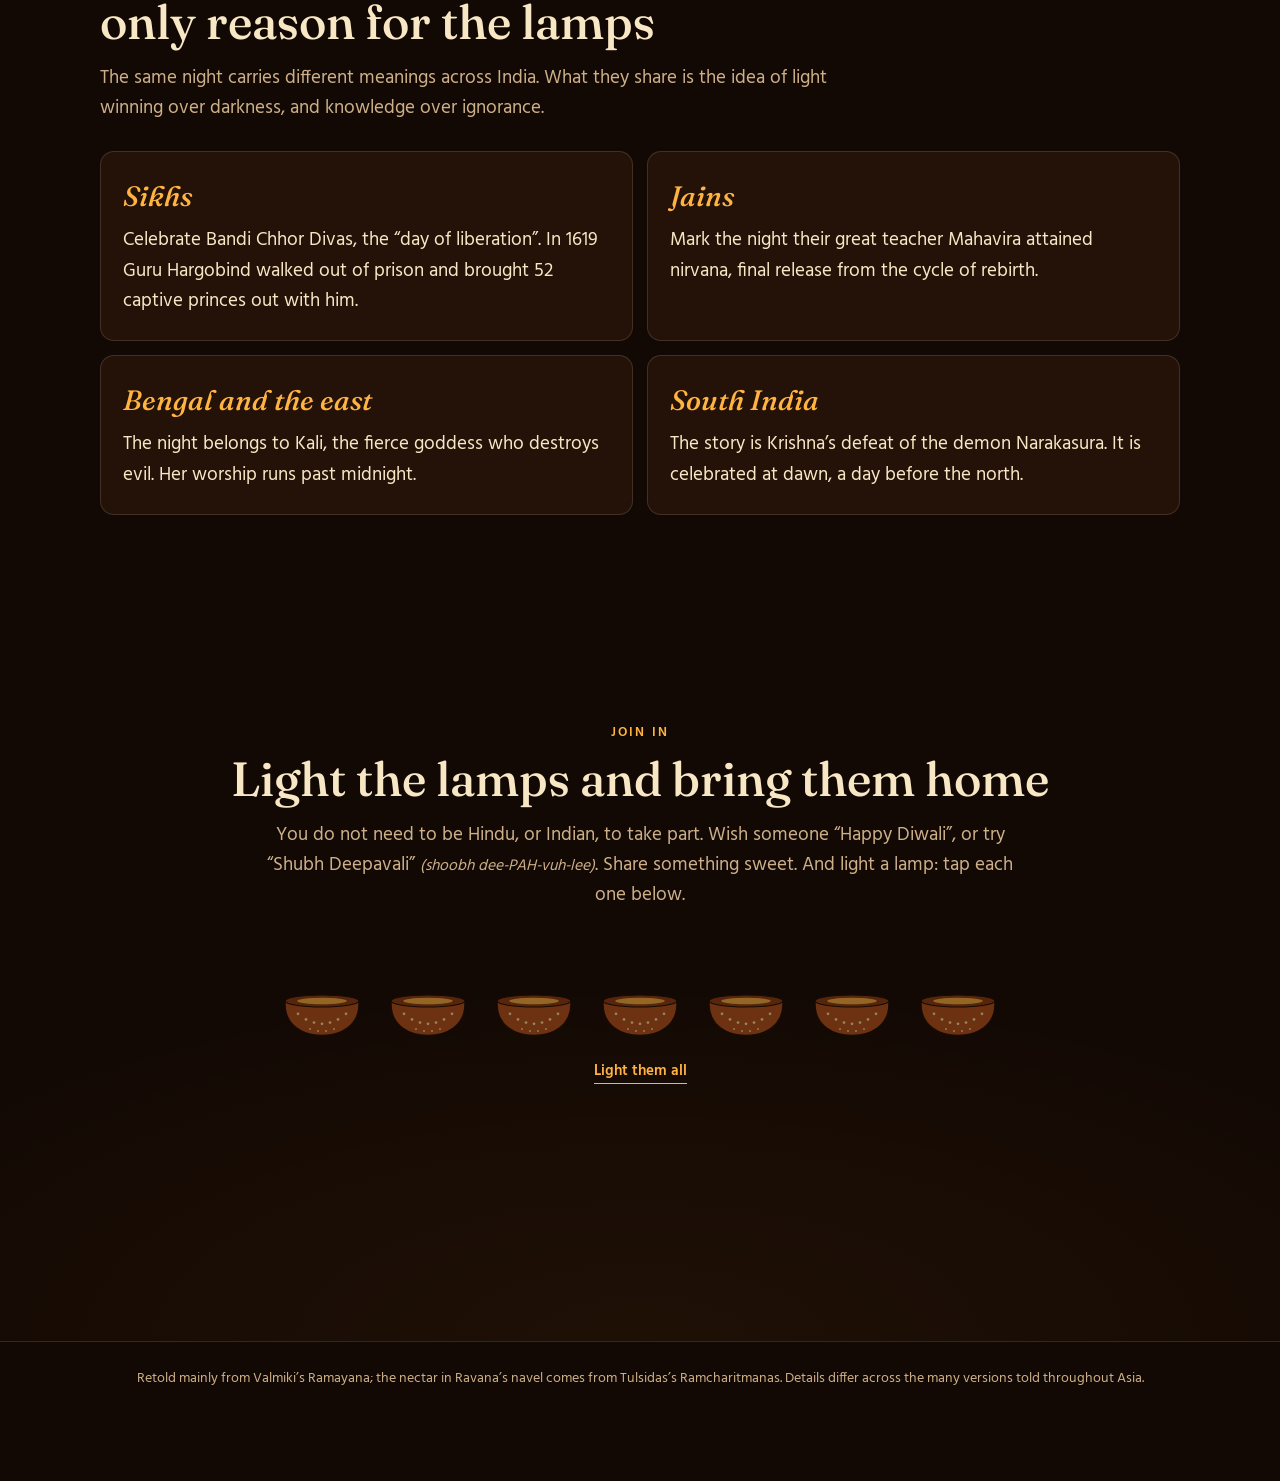
<file: diwali.html>
<!doctype html>
<html lang="en">
<meta charset="utf-8">
<meta name="viewport" content="width=device-width,initial-scale=1,viewport-fit=cover">
<title>The Night of Lamps</title>
<link rel="preconnect" href="https://fonts.googleapis.com">
<link rel="preconnect" href="https://fonts.gstatic.com" crossorigin>
<link rel="stylesheet" href="https://fonts.googleapis.com/css2?family=Fraunces:ital,opsz,wght@0,9..144,400..700;1,9..144,400..700&family=Hind:wght@400;500;600&family=Tiro+Devanagari+Hindi&display=swap">
<style>
/* A Diwali explainer told as a shadow-puppet play.
   Layout: hero → Diwali in a minute → sticky puppet theatre with scrolling chapters → cast → map → five days → other traditions → light the lamps.
   URL options: ?tv starts auto-play (for an unattended screen), ?scene=N shows one puppet scene on its own. */
:root{
  --bg:#130904; --bg2:#1d0f07; --panel:#241209; --line:rgba(248,231,196,.14);
  --cream:#f8e7c4; --muted:#cdb088; --saffron:#ffb340; --ember:#e7622a;
  --display:"Fraunces", Georgia, "Times New Roman", serif;
  --body:"Hind", "Segoe UI", system-ui, sans-serif;
  --deva:"Tiro Devanagari Hindi", "Hind", serif;
  color-scheme:dark;
}
*{box-sizing:border-box}
html{-webkit-text-size-adjust:100%}
body{margin:0;background:var(--bg);color:var(--cream);font-family:var(--body);font-size:1.125rem;line-height:1.6}
h1,h2,h3,p{margin:0}
.wrap{max-width:1120px;margin-inline:auto;padding-inline:max(20px, env(safe-area-inset-left,0px))}
.kick{font-size:.8125rem;font-weight:600;letter-spacing:.16em;text-transform:uppercase;color:var(--saffron)}
.pron{font-size:.82em;font-style:italic;color:var(--muted);white-space:nowrap}
section{padding-block:72px}
section > .wrap > h2{font-family:var(--display);font-weight:500;font-size:clamp(1.9rem,4.6vw,3rem);line-height:1.12;margin:8px 0 14px;text-wrap:balance}
.lede{max-width:40em;color:var(--muted);text-wrap:pretty}

/* ---------- hero ---------- */
.hero{min-height:100vh;min-height:100svh;display:flex;flex-direction:column;align-items:center;justify-content:center;text-align:center;padding:48px 20px;
  background:radial-gradient(60% 46% at 50% 74%, rgba(255,160,40,.34), rgba(255,120,20,.08) 60%, transparent 100%)}
.hero h1{font-family:var(--display);font-weight:600;font-size:clamp(4.2rem,17vw,9rem);line-height:.95;letter-spacing:-.02em;color:var(--saffron)}
.hero .deva{font-family:var(--deva);font-size:clamp(1.7rem,6vw,2.75rem);margin-top:6px}
.hero .lede{margin:20px auto 0;color:var(--cream);font-size:clamp(1.125rem,2.4vw,1.375rem);max-width:30em}
.hero svg{width:min(52vw,230px);height:auto;margin-top:26px;overflow:visible}
.cue{margin-top:18px;font-size:.9375rem;font-weight:600;color:var(--saffron)}
.cue span{display:inline-block;animation:nudge 1.8s ease-in-out infinite}
@keyframes nudge{50%{transform:translateY(5px)}}

/* ---------- Diwali in a minute ---------- */
.tiles{display:grid;gap:14px;margin-top:28px}
.tile{background:var(--panel);border:1px solid var(--line);border-radius:14px;padding:22px 22px 24px}
.tile h3{font-family:var(--display);font-style:italic;font-weight:500;font-size:1.75rem;color:var(--saffron);margin-bottom:6px}

/* ---------- theatre ---------- */
.story{padding-block:24px 0}
.story-head{padding-bottom:20px}
.theatre{position:sticky;top:0;z-index:3;background:var(--bg);padding:10px 10px 8px}
.frame{border:7px solid #2c160a;border-radius:10px;overflow:hidden;background:#2c160a;
  box-shadow:0 0 0 1px #4a2713, 0 0 70px rgba(255,150,40,.22)}
.frame{height:50vh;height:50svh;min-height:250px}
.frame svg{display:block;width:100%;height:100%}
.dots{display:flex;justify-content:center;gap:7px;padding-top:8px}
.dots i{width:7px;height:7px;border-radius:50%;background:var(--line);transition:background .3s, transform .3s}
.dots i.on{background:var(--saffron);transform:scale(1.35)}
.steps{padding-inline:max(22px, env(safe-area-inset-left,0px))}
.step{min-height:66vh;min-height:66svh;padding-block:30px;display:flex;flex-direction:column;justify-content:center;opacity:.28;transition:opacity .4s}
.step.on{opacity:1}
.step h3{font-family:var(--display);font-weight:500;font-size:clamp(1.75rem,3.4vw,2.5rem);line-height:1.12;margin:6px 0 12px;text-wrap:balance}
.step p{max-width:34em;text-wrap:pretty}
.step .note{margin-top:16px;padding:12px 16px;border-left:3px solid var(--saffron);background:rgba(255,179,64,.07);border-radius:0 10px 10px 0;font-size:1rem;color:var(--muted)}
.step .note b{display:block;font-size:.75rem;letter-spacing:.14em;text-transform:uppercase;color:var(--saffron);font-weight:600}

.scene{opacity:0;transition:opacity .7s}
.scene.on{opacity:1}
.scene .pup{opacity:0;transform:translateY(46px)}
.scene.on .pup{opacity:1;transform:none;transition:transform .95s cubic-bezier(.2,.8,.2,1) var(--d,0s), opacity .5s var(--d,0s)}
.sway,.walk,.fly,.hop,.reel{transform-box:fill-box;transform-origin:50% 100%}
.sway{animation:sway 4.2s ease-in-out infinite alternate}
@keyframes sway{from{transform:rotate(-1.1deg)}to{transform:rotate(1.1deg)}}
.walk{animation:walk 1.3s ease-in-out infinite}
@keyframes walk{0%,100%{transform:rotate(-1deg)}50%{transform:translateY(-4px) rotate(1deg)}}
.fly{transform-origin:50% 50%;animation:fly 3.4s ease-in-out infinite alternate}
@keyframes fly{from{transform:translate(-6px,6px)}to{transform:translate(6px,-6px)}}
.hop{animation:hop 1.5s ease-in-out infinite}
@keyframes hop{0%,60%,100%{transform:none}30%{transform:translateY(-16px) rotate(-5deg)}}
.reel{animation:reel 2.6s ease-in-out infinite}
@keyframes reel{0%,100%{transform:rotate(-1deg)}48%{transform:rotate(-1deg)}56%{transform:rotate(-5deg)}70%{transform:rotate(1deg)}}
.tide{animation:tide 5s ease-in-out infinite alternate}
.tide.b{animation-direction:alternate-reverse}
@keyframes tide{from{transform:translateX(-11px)}to{transform:translateX(11px)}}
.shot{animation:shot 2.6s linear infinite}
@keyframes shot{0%{transform:translateX(0);opacity:0}8%{opacity:1}42%,66%{transform:translateX(155px);opacity:1}74%,100%{transform:translateX(155px);opacity:0}}
.flicker{animation:flicker 4.6s ease-in-out infinite}
@keyframes flicker{0%,100%{opacity:.9}22%{opacity:.62}40%{opacity:1}63%{opacity:.74}80%{opacity:.95}}
.flame{transform-box:fill-box;transform-origin:50% 100%;animation:flame 1.9s ease-in-out infinite}
@keyframes flame{0%,100%{transform:scaleY(1) skewX(0)}50%{transform:scaleY(1.12) skewX(-4deg)}}
.dash{animation:dash 1.6s linear infinite}
@keyframes dash{to{stroke-dashoffset:-28}}
.scene .lamp{opacity:0}
.scene.on .lamp{opacity:1;transition:opacity .5s calc(.5s + var(--d))}
.scene:not(.on) :is(.sway,.walk,.fly,.hop,.reel,.tide,.shot,.flame){animation-play-state:paused}

/* ---------- cast ---------- */
.cast{display:grid;grid-template-columns:repeat(2,minmax(0,1fr));gap:14px;margin-top:28px}
.card{background:var(--panel);border:1px solid var(--line);border-radius:14px;padding:16px}
.card svg{width:92px;height:92px;display:block;border-radius:50%;box-shadow:0 0 0 3px #3a1d0d, 0 0 26px rgba(255,150,40,.25)}
.card h3{font-family:var(--display);font-weight:500;font-size:1.5rem;margin-top:12px;line-height:1.2}
.card .role{font-size:.8125rem;font-weight:600;letter-spacing:.1em;text-transform:uppercase;color:var(--saffron);margin:2px 0 6px}
.card p{font-size:1rem;line-height:1.5;color:var(--muted)}

/* ---------- map ---------- */
.route{display:grid;gap:26px;margin-top:28px;align-items:center}
.route svg{width:100%;max-width:520px;height:auto;margin-inline:auto;display:block;border-radius:12px;border:7px solid #2c160a;box-shadow:0 0 60px rgba(255,150,40,.18)}
.route ol{list-style:none;margin:0;padding:0;display:grid;gap:14px}
.route li{display:grid;grid-template-columns:34px 1fr;gap:12px;align-items:start}
.route li i{width:34px;height:34px;border-radius:50%;background:var(--saffron);color:#1b0d06;font-style:normal;font-weight:600;display:grid;place-items:center}
.route li b{font-family:var(--display);font-weight:500;font-size:1.25rem}
.route li span{display:block;color:var(--muted);font-size:1rem;line-height:1.45}

/* ---------- five days ---------- */
.days{list-style:none;margin:28px 0 0;padding:0;display:grid;gap:12px;counter-reset:d}
.days li{counter-increment:d;display:grid;grid-template-columns:auto 1fr;gap:16px;background:var(--panel);border:1px solid var(--line);border-radius:14px;padding:18px 20px}
.days li::before{content:counter(d);font-family:var(--display);font-size:2.4rem;line-height:1;color:var(--saffron);opacity:.75;min-width:1.1em}
.days li.main{border-color:var(--saffron);background:linear-gradient(180deg, rgba(255,179,64,.14), rgba(255,179,64,.04))}
.days b{font-family:var(--display);font-weight:500;font-size:1.3rem}
.days em{font-style:normal;font-size:.8125rem;letter-spacing:.1em;text-transform:uppercase;color:var(--saffron);font-weight:600;margin-left:8px}
.days span{display:block;color:var(--muted);font-size:1rem;line-height:1.5}

/* ---------- join in ---------- */
.join{text-align:center;padding-bottom:110px;background:radial-gradient(70% 50% at 50% 100%, rgba(255,150,40,calc(.05 + var(--lit,0) * .32)), transparent 100%);transition:background .6s}
.join .lede{margin-inline:auto}
.lamps{display:flex;flex-wrap:wrap;justify-content:center;gap:6px 10px;margin:34px auto 0;max-width:760px}
.lamps button{all:unset;cursor:pointer;width:84px;border-radius:14px;-webkit-tap-highlight-color:transparent}
.lamps button:focus-visible{outline:2px solid var(--saffron);outline-offset:2px}
.lamps svg{display:block;width:100%;height:auto;overflow:visible}
.lamps .fl,.lamps .gl{opacity:0;transition:opacity .45s}
.lamps .bowl{opacity:.55;transition:opacity .45s}
.lamps button[aria-pressed="true"] :is(.fl,.gl,.bowl){opacity:1}
.join .all{all:unset;cursor:pointer;margin-top:18px;font-size:.9375rem;font-weight:600;color:var(--saffron);border-bottom:1px solid currentColor}
.wish{margin-top:30px;opacity:0;transform:translateY(14px);transition:opacity .9s, transform .9s}
.join.done .wish{opacity:1;transform:none}
.wish .deva{font-family:var(--deva);font-size:clamp(2.2rem,8vw,4rem);color:var(--saffron);line-height:1.2}
.wish p + p{font-family:var(--display);font-style:italic;font-size:1.375rem;margin-top:4px}
.sparks{position:fixed;inset:0;pointer-events:none;overflow:hidden;z-index:6}
.sparks i{position:absolute;bottom:-10px;width:6px;height:6px;border-radius:50%;background:var(--saffron);box-shadow:0 0 10px 3px rgba(255,170,50,.7);animation:rise var(--t) ease-out var(--d) both}
@keyframes rise{from{opacity:1;transform:none}to{opacity:0;transform:translate(var(--dx),-92vh) scale(.3)}}
footer{padding:26px 20px 90px;text-align:center;color:var(--muted);font-size:.875rem;border-top:1px solid var(--line)}

.auto{position:fixed;right:14px;bottom:14px;z-index:7;all:unset;position:fixed;cursor:pointer;background:rgba(36,18,9,.9);border:1px solid var(--line);color:var(--cream);font:600 .8125rem var(--body);padding:9px 14px;border-radius:999px;backdrop-filter:blur(6px)}
.auto[aria-pressed="true"]{background:var(--saffron);color:#1b0d06;border-color:var(--saffron)}

body.solo :is(.hero,section:not(.story),.story-head,.steps,footer,.auto,.dots){display:none}
body.solo .theatre{position:static;padding:0;height:auto}
body.solo .frame{height:auto;max-height:none;aspect-ratio:4/3}
body.solo .story-grid{display:block;padding:0;max-width:none}
body.solo .story{padding:0}

/* Phones and small tablets: the stage crops to the puppets with no spare sky, and chapters sit close together. */
@media (max-width:899px){
  section{padding-block:44px}
  .story{padding-block:8px 0}
  .theatre{padding:6px 8px 4px}
  .frame{height:auto;min-height:0;aspect-ratio:8/5;max-height:52vh;max-height:52svh;border-width:5px}
  .dots{padding-top:5px}
  .step{min-height:0;padding-block:20px;opacity:.42}
  .step .note{margin-top:12px}
  .join{padding-bottom:84px}
}
@media (min-width:640px){
  .tiles{grid-template-columns:repeat(3,minmax(0,1fr))}
  .cast{grid-template-columns:repeat(3,minmax(0,1fr))}
  .days li{padding:20px 26px}
  .lamps button{width:96px}
}
@media (min-width:900px){
  body{font-size:1.1875rem}
  section{padding-block:104px}
  .story{padding-block:60px 0}
  .story-grid{display:grid;grid-template-columns:minmax(0,1fr) minmax(0,1fr);gap:clamp(32px,4.5vw,72px);max-width:1500px;margin-inline:auto;padding-inline:clamp(24px,4vw,64px)}
  .theatre{height:100vh;display:flex;flex-direction:column;justify-content:center;padding:0;background:none}
  .frame{height:auto;aspect-ratio:1/1;max-height:84vh}
  .steps{padding-inline:0}
  .step{min-height:92vh}
  .route{grid-template-columns:minmax(0,1fr) minmax(0,1fr);gap:56px}
  .many{grid-template-columns:repeat(2,minmax(0,1fr))}
}
@media (prefers-reduced-motion:reduce){
  *,*::before,*::after{animation:none !important;transition:none !important}
}
</style>

<!-- Shared paint: the lamplit cloth, lamp glow, soft "far from the screen" blur. -->
<svg width="0" height="0" style="position:absolute" aria-hidden="true"><defs>
  <radialGradient id="cloth" cx="50%" cy="64%" r="78%">
    <stop offset="0" stop-color="#fff4c8"/><stop offset=".32" stop-color="#ffd272"/><stop offset=".68" stop-color="#ee8f24"/><stop offset="1" stop-color="#8a3a0a"/>
  </radialGradient>
  <radialGradient id="lampglow">
    <stop offset="0" stop-color="#ffe08a" stop-opacity=".95"/><stop offset=".35" stop-color="#ffa62e" stop-opacity=".4"/><stop offset="1" stop-color="#ff8a1e" stop-opacity="0"/>
  </radialGradient>
  <radialGradient id="vig" cx="50%" cy="58%" r="72%">
    <stop offset=".55" stop-color="#2a0e02" stop-opacity="0"/><stop offset="1" stop-color="#2a0e02" stop-opacity=".78"/>
  </radialGradient>
  <linearGradient id="fadeN" x1="0" y1="0" x2="0" y2="1"><stop offset="0" stop-color="#000"/><stop offset=".22" stop-color="#fff"/></linearGradient>
  <filter id="far"><feGaussianBlur stdDeviation="1.7"/></filter>
  <filter id="grain" x="0" y="0" width="100%" height="100%">
    <feTurbulence type="fractalNoise" baseFrequency="1.1" numOctaves="2" seed="4"/>
    <feColorMatrix values="0 0 0 0 .28  0 0 0 0 .11  0 0 0 0 0  0 0 0 .26 0"/>
  </filter>
  <pattern id="weave" width="5" height="5" patternUnits="userSpaceOnUse"><path d="M0 .5H5M.5 0V5" stroke="#7a3a08" stroke-width=".5" opacity=".28"/></pattern>
  <clipPath id="disc"><circle cx="0" cy="-192" r="70"/></clipPath>
</defs></svg>

<header class="hero" data-stop>
  <p class="kick">The festival of lights</p>
  <h1>Diwali</h1>
  <p class="deva" lang="hi">दीपावली</p>
  <p class="lede">For five days every autumn, more than a billion people light lamps against the darkest night of the year. This is the story they are remembering.</p>
  <svg id="heroLamp" viewBox="-120 -170 240 240" role="img" aria-label="A clay oil lamp with a steady flame."></svg>
  <p class="cue">Scroll to begin <span aria-hidden="true">↓</span></p>
</header>

<section data-stop>
  <div class="wrap">
    <p class="kick">Diwali in a minute</p>
    <h2>A festival that turns the darkest night into the brightest</h2>
    <div class="tiles">
      <div class="tile"><h3>What</h3><p>Diwali, also called Deepavali, means “a row of lamps”. It is the biggest celebration of the year across India and for Indian families worldwide, a little like Christmas and New Year rolled into one.</p></div>
      <div class="tile"><h3>When</h3><p>The date follows the moon, so it moves each year, always landing in October or November. The main night falls on the new moon, when the sky is at its darkest.</p></div>
      <div class="tile"><h3>Why</h3><p>Different communities tell different origin stories. The best known comes from the Ramayana, an epic poem more than two thousand years old. The next few minutes tell it.</p></div>
    </div>
  </div>
</section>

<section class="story" id="story">
  <div class="story-grid">
    <div class="theatre" id="theatre">
      <div class="frame"><svg id="screen" viewBox="0 -100 800 600" role="img" aria-label="A shadow-puppet screen showing scenes from the Ramayana."></svg></div>
      <div class="dots" id="dots" aria-hidden="true"></div>
    </div>
    <div class="steps" id="steps">
      <article class="step" data-stop>
        <p class="kick">The story behind the lamps</p>
        <h3>The Ramayana, told by lamplight</h3>
        <p>“Ramayana” means <em>Rama’s journey</em>. The poet Valmiki composed it in Sanskrit as 24,000 verses, and it has since been retold in hundreds of versions from India to Thailand and Indonesia.</p>
        <p class="note"><b>How it travelled</b>For centuries, villages heard it as shadow theatre: painted leather puppets held against a cloth, lit from behind by a single oil lamp. That is how it is told here.</p>
      </article>
      <article class="step" data-stop>
        <p class="kick">Chapter 1 · Ayodhya</p>
        <h3>A prince everyone loved</h3>
        <p><b>Rama</b> <span class="pron">(RAH-muh)</span> is the eldest son of the king of Ayodhya: calm, fair, and the finest archer in the land. He wins the hand of Princess <b>Sita</b> <span class="pron">(SEE-tah)</span> by stringing a divine bow that no other suitor could even lift. The ageing king prepares to hand him the throne, and the whole city celebrates.</p>
      </article>
      <article class="step" data-stop>
        <p class="kick">Chapter 2 · The exile</p>
        <h3>A promise that cost a kingdom</h3>
        <p>On the eve of the coronation, Queen Kaikeyi reminds the king of two wishes he once promised her. She asks for her own son, Bharata, to be crowned, and for Rama to be sent to the forest for <b>fourteen years</b>. Rama could refuse. He goes willingly, so that his father’s word is not broken. Sita and his brother <b>Lakshmana</b> <span class="pron">(LUHKSH-muh-nuh)</span> insist on going with him.</p>
        <p class="note"><b>Worth knowing</b>Bharata is horrified and refuses the crown. He places Rama’s sandals on the throne and rules only as a caretaker until his brother returns.</p>
      </article>
      <article class="step" data-stop>
        <p class="kick">Chapter 3 · The forest</p>
        <h3>The golden deer</h3>
        <p>For thirteen years the three live simply among the trees. Then <b>Ravana</b> <span class="pron">(RAH-vuh-nuh)</span>, the ten-headed king of Lanka, hears of Sita. He sends a magical golden deer to draw the brothers away from their hut, and while they are gone he carries Sita off across the sea in his flying chariot.</p>
        <p class="note"><b>Worth knowing</b>Ravana is no simple monster. He is a brilliant scholar and a mighty ruler, and his ten heads are often said to stand for his vast learning. What brings him down is pride.</p>
      </article>
      <article class="step" data-stop>
        <p class="kick">Chapter 4 · The search</p>
        <h3>Hanuman’s leap</h3>
        <p>Searching for Sita, the brothers find allies in the vanaras, a forest people usually pictured as monkeys. Their greatest hero is <b>Hanuman</b> <span class="pron">(HUH-noo-mahn)</span>, who has forgotten his own strength until an elder reminds him of it. He leaps the ocean in a single bound, finds Sita held in a garden in Lanka, and gives her Rama’s ring as proof that help is coming.</p>
        <p class="note"><b>Worth knowing</b>Ravana’s guards catch Hanuman and set his tail alight. He uses it to set the city on fire, then leaps home with the news.</p>
      </article>
      <article class="step" data-stop>
        <p class="kick">Chapter 5 · The crossing</p>
        <h3>A bridge of stones</h3>
        <p>An ocean still lies between Rama’s army and Lanka, so they build across it. Thousands of vanaras haul rocks and trees to the shore and lay a causeway to the island, stone by stone, in five days. Even a small squirrel is said to have helped, rolling in the sand and shaking the grains onto the bridge.</p>
        <p class="note"><b>Worth knowing</b>A chain of shallow sandbanks really does run between India and Sri Lanka. Maps call it Adam’s Bridge. In India it is Ram Setu, “Rama’s bridge”.</p>
      </article>
      <article class="step" data-stop>
        <p class="kick">Chapter 6 · Lanka</p>
        <h3>The last arrow</h3>
        <p>The war is long and costly. Ravana’s own brother, Vibhishana, had begged him to return Sita and was banished for saying so; he now stands with Rama. In the final duel, every head Rama strikes from Ravana grows back, because a store of <b>amrita</b> <span class="pron">(uhm-REE-tah)</span>, the nectar of immortality, lies in his navel and keeps him alive. Vibhishana tells Rama the secret. Rama aims a single arrow at the navel, the nectar dries up, and the king falls. Sita is free.</p>
        <p class="note"><b>Worth knowing</b>This victory has its own festival, Dussehra, about twenty days before Diwali. Towering effigies of Ravana are set alight in parks and fairgrounds.</p>
      </article>
      <article class="step" data-stop>
        <p class="kick">Chapter 7 · The homecoming</p>
        <h3>The night of lamps</h3>
        <p>The fourteen years are over. Rama, Sita and Lakshmana fly home to Ayodhya and arrive on a moonless night. To guide them in, the people set a small clay lamp, a <b>diya</b> <span class="pron">(DEE-yah)</span>, at every door, window and rooftop, until the whole city glows. Rama is crowned at last.</p>
        <p class="note"><b>That is Diwali</b>Every year, hundreds of millions of homes repeat that welcome. The lamps say that light outlasts darkness, and that the people we love find their way home.</p>
      </article>
    </div>
  </div>
</section>

<section data-stop>
  <div class="wrap">
    <p class="kick">Who’s who</p>
    <h2>Six names worth knowing</h2>
    <p class="lede">If you remember only these, you can follow almost any conversation about the Ramayana.</p>
    <div class="cast" id="cast"></div>
  </div>
</section>

<section data-stop>
  <div class="wrap">
    <p class="kick">The route</p>
    <h2>A journey you can still trace on a map</h2>
    <p class="lede">The places in the story are real towns that people visit today. End to end, the road from Ayodhya to Lanka runs close to 3,000 km, and the exiles covered most of it on foot.</p>
    <div class="route">
      <svg id="map" viewBox="0 0 520 510" role="img" aria-label="Map of the Indian peninsula showing the route from Ayodhya in the north, through Chitrakoot, Nashik and Hampi, to Rameswaram at the southern tip and across to Lanka."></svg>
      <ol>
        <li><i>1</i><div><b>Ayodhya</b><span>Rama’s home, and the city that lit the lamps.</span></div></li>
        <li><i>2</i><div><b>Chitrakoot</b><span>The first forest home. Bharata comes here to beg Rama to return.</span></div></li>
        <li><i>3</i><div><b>Panchavati</b><span>Today’s Nashik. Sita is carried off from here.</span></div></li>
        <li><i>4</i><div><b>Kishkindha</b><span>Today’s Hampi. Rama meets Hanuman and the vanara army.</span></div></li>
        <li><i>5</i><div><b>Rameswaram</b><span>The tip of India, where the bridge begins.</span></div></li>
        <li><i>6</i><div><b>Lanka</b><span>Ravana’s island kingdom, and the end of the war.</span></div></li>
      </ol>
    </div>
  </div>
</section>

<section data-stop>
  <div class="wrap">
    <p class="kick">How it is celebrated</p>
    <h2>Five days, each with its own job</h2>
    <p class="lede">Names and customs vary by region, but most families follow a rhythm like this.</p>
    <ol class="days">
      <li><div><b>Dhanteras</b><span>Honours Dhanvantari, physician of the gods and patron of Ayurveda, who rose from the churning ocean carrying the nectar of immortality, so families pray for good health.</span></div></li>
      <li><div><b>Choti Diwali</b><em>Little Diwali</em><span>Rangoli, patterns made from coloured powder or flowers, are laid at the doorstep. Sweets are made and the first lamps are lit.</span></div></li>
      <li class="main"><div><b>Diwali</b><em>The main night</em><span>Families dress up, pray to Lakshmi, the goddess of prosperity, and light every lamp in the house. Then comes the feast, the sweets and the fireworks.</span></div></li>
      <li><div><b>Padwa</b><span>For many communities this is new year’s day. Businesses open fresh account books, and gifts pass between husbands and wives.</span></div></li>
      <li><div><b>Bhai Dooj</b><span>A day for brothers and sisters, who visit each other, share a meal and exchange gifts.</span></div></li>
    </ol>
  </div>
</section>

<section data-stop>
  <div class="wrap">
    <p class="kick">One festival, many stories</p>
    <h2>Rama’s return is not the only reason for the lamps</h2>
    <p class="lede">The same night carries different meanings across India. What they share is the idea of light winning over darkness, and knowledge over ignorance.</p>
    <div class="tiles many">
      <div class="tile"><h3>Sikhs</h3><p>Celebrate Bandi Chhor Divas, the “day of liberation”. In 1619 Guru Hargobind walked out of prison and brought 52 captive princes out with him.</p></div>
      <div class="tile"><h3>Jains</h3><p>Mark the night their great teacher Mahavira attained nirvana, final release from the cycle of rebirth.</p></div>
      <div class="tile"><h3>Bengal and the east</h3><p>The night belongs to Kali, the fierce goddess who destroys evil. Her worship runs past midnight.</p></div>
      <div class="tile"><h3>South India</h3><p>The story is Krishna’s defeat of the demon Narakasura. It is celebrated at dawn, a day before the north.</p></div>
    </div>
  </div>
</section>

<section class="join" id="join" data-stop>
  <div class="wrap">
    <p class="kick">Join in</p>
    <h2>Light the lamps and bring them home</h2>
    <p class="lede">You do not need to be Hindu, or Indian, to take part. Wish someone “Happy Diwali”, or try “Shubh Deepavali” <span class="pron">(shoobh dee-PAH-vuh-lee)</span>. Share something sweet. And light a lamp: tap each one below.</p>
    <div class="lamps" id="lamps"></div>
    <button class="all" id="lightAll" type="button">Light them all</button>
    <div class="wish" aria-live="polite">
      <p class="deva" lang="hi">शुभ दीपावली</p>
      <p>Happy Diwali. May your year be full of light.</p>
    </div>
  </div>
</section>

<footer>Retold mainly from Valmiki’s Ramayana; the nectar in Ravana’s navel comes from Tulsidas’s Ramcharitmanas. Details differ across the many versions told throughout Asia.</footer>
<button class="auto" id="auto" type="button" aria-pressed="false">▶ Auto-play</button>

<script>
/* ================= puppet kit =================
   Every figure is drawn feet-at-origin, facing right, about 250 units tall.
   K is shadow, L is lamplight showing through a punched hole; the other colours are dyed, translucent leather. */
const K='#1b0d06', L='#ffe9ad', RED='#9a1f17', TEAL='#0d6a66', OCH='#c9780f', GRN='#3f6f1f', ROSE='#a82c63', GOLD='#e3a51d';
const st = `stroke="${K}" stroke-width="2.4" stroke-linejoin="round"`;
const holes = (pts, r = 1.8) => pts.map(([x, y]) => `<circle cx="${x}" cy="${y}" r="${r}" fill="${L}"/>`).join('');
const rod = (x, y) => `<line x1="${x}" y1="${y}" x2="${x}" y2="170" stroke="${K}" stroke-width="2.2" opacity=".55"/>`;
function limb(pts, col, w = 8){
  const d = 'M' + pts.map(p => p.join(' ')).join(' L'), [hx, hy] = pts[pts.length - 1];
  return `<path d="${d}" fill="none" stroke="${K}" stroke-width="${w + 4.6}" stroke-linecap="round" stroke-linejoin="round"/>
    <path d="${d}" fill="none" stroke="${col}" stroke-width="${w}" stroke-linecap="round" stroke-linejoin="round"/>
    <circle cx="${hx}" cy="${hy}" r="${w / 2 + 2.4}" fill="${col}" ${st}/>${pts.length > 2 ? holes([pts[1]], 1.5) : ''}`;
}
function head(skin, o = {}){
  const face = o.monkey
    ? 'M-15 -178 C-16 -199 11 -203 15 -186 L15 -181 C27 -182 32 -174 30 -167 C28 -159 19 -158 15 -160 C13 -155 8 -153 2 -153 C-8 -153 -15 -164 -15 -178Z'
    : 'M-15 -178 C-16 -199 12 -203 16 -185 L16 -180 L24 -172 L17 -169 L17 -164 C16 -157 9 -153 2 -153 C-8 -153 -15 -164 -15 -178Z';
  const mouth = o.monkey ? 'M16 -167 L29 -169' : o.demon ? 'M6 -165 Q15 -158 23 -167' : 'M9 -162 Q13 -160 17 -163';
  return `<rect x="-5" y="-158" width="11" height="12" fill="${skin}" ${st}/>
    <path d="${face}" fill="${skin}" ${st}/>
    <path d="M-15 -182 C-24 -172 -22 -158 -12 -152 L-9 -162 C-13 -168 -13 -175 -11 -182Z" fill="${K}"/>
    <path d="M0 -178 Q7 -185 14 -178 Q7 -172 0 -178Z" fill="${L}"/><circle cx="8.5" cy="-178.4" r="2" fill="${K}"/>
    <path d="M-1 -186 Q7 -192 15 -186" fill="none" stroke="${K}" stroke-width="1.9" stroke-linecap="round"/>
    <path d="${mouth}" fill="none" stroke="${K}" stroke-width="${o.demon ? 3.2 : 1.7}" stroke-linecap="round"/>
    <circle cx="-8" cy="-167" r="4.6" fill="${OCH}" ${st}/>${holes([[-8, -167]], 1.3)}`;
}
function crown(kind, c = OCH){
  if (!kind) return '';
  const low = `<path d="M-17 -191 L18 -191 L15 -201 L-14 -201Z" fill="${c}" ${st}/><path d="M-13 -201 L14 -201 L10 -215 L-9 -215Z" fill="${c}" ${st}/>${holes([[-8, -196], [0, -196], [8, -196], [-4, -208], [4, -208]])}`;
  if (kind === 'short') return low + `<path d="M-5 -215 L6 -215 L.5 -228Z" fill="${c}" ${st}/>`;
  return low + `<path d="M-8 -215 L9 -215 L5 -228 L-4 -228Z" fill="${c}" ${st}/><path d="M-3 -228 L4 -228 L.5 -246Z" fill="${c}" ${st}/><circle cx=".5" cy="-248" r="3.2" fill="${c}" ${st}/>${holes([[0, -221]])}`;
}
function hero(o){
  const { skin, cloth, belt = OCH, top = 'tall', back = [[-24, -120], [-30, -94]], front = [[26, -122], [40, -104]], extra = '', behind = '', rods = true } = o;
  const h = front[front.length - 1];
  return `${behind}${rods ? rod(h[0], h[1]) : ''}${limb([[-8, -145], ...back], skin)}
    <path d="M-22 -10 L2 -10 L14 0 L-22 0Z" fill="${skin}" ${st}/><path d="M8 -10 L26 -10 L40 0 L8 0Z" fill="${skin}" ${st}/>
    <path d="M-17 -98 L17 -98 L31 -10 L-25 -10Z" fill="${cloth}" ${st}/>
    <path d="M2 -98 L8 -10 M-8 -98 L-12 -10 M-23 -25 L29 -25" stroke="${K}" stroke-width="1.5" opacity=".65" fill="none"/>
    ${holes([[-17, -17], [-8, -17], [1, -17], [10, -17], [19, -17], [-3, -62], [7, -48], [-9, -42], [13, -70], [-1, -82]])}
    <path d="M-16 -98 C-23 -122 -21 -142 -13 -152 L13 -152 C22 -142 23 -120 17 -98Z" fill="${skin}" ${st}/>
    <path d="M-11 -150 Q1 -126 13 -150" fill="none" stroke="${L}" stroke-width="2.2"/>${holes([[1, -134]], 2.6)}
    <path d="M-19 -107 H19 V-96 H-19Z" fill="${belt}" ${st}/>${holes([[-10, -101.5], [0, -101.5], [10, -101.5]], 1.5)}
    ${head(skin, o)}${crown(top)}
    ${rods ? `<line x1="0" y1="-150" x2="0" y2="170" stroke="${K}" stroke-width="2" opacity=".4"/>` : ''}
    ${limb([[8, -145], ...front], skin)}${extra}`;
}
function lady(o){
  const { skin, cloth, back = [[-20, -122], [-22, -100]], front = [[22, -124], [34, -108]], extra = '', rods = true } = o;
  const h = front[front.length - 1];
  return `${rods ? rod(h[0], h[1]) : ''}${limb([[-7, -145], ...back], skin, 7)}
    <path d="M-20 -8 L-2 -8 L8 0 L-20 0Z" fill="${skin}" ${st}/><path d="M10 -8 L26 -8 L36 0 L10 0Z" fill="${skin}" ${st}/>
    <path d="M-15 -98 L15 -98 C22 -62 31 -32 36 -8 L-32 -8 C-27 -32 -21 -62 -15 -98Z" fill="${cloth}" ${st}/>
    <path d="M-30 -16 L34 -16" stroke="${OCH}" stroke-width="6"/><path d="M-32 -8 L36 -8" stroke="${K}" stroke-width="2.4"/>
    <path d="M0 -98 C2 -60 6 -34 10 -20 M-8 -98 C-10 -60 -14 -34 -18 -20" stroke="${K}" stroke-width="1.4" opacity=".6" fill="none"/>
    ${holes([[-10, -42], [4, -54], [17, -38], [-2, -30], [-16, -62], [12, -68], [23, -28], [-22, -30], [2, -78]])}
    <path d="M-13 -98 C-18 -120 -17 -140 -11 -152 L11 -152 C18 -140 18 -120 14 -98Z" fill="${skin}" ${st}/>
    <path d="M-12 -152 L-1 -152 L16 -106 L16 -98 L3 -98Z" fill="${cloth}" ${st}/>
    <path d="M-17 -184 C-31 -160 -27 -128 -21 -104" fill="none" stroke="${K}" stroke-width="7.5" stroke-linecap="round"/>${holes([[-25, -160], [-26, -140], [-24, -120]], 1.4)}
    ${head(skin)}
    <path d="M-15 -178 C-17 -201 12 -205 16 -187 C6 -197 -8 -193 -11 -176Z" fill="${K}"/>
    <circle cx="-19" cy="-190" r="9.5" fill="${K}"/>${holes([[-19, -190]], 2.4)}${holes([[-25, -196], [-13, -197], [12, -192]], 1.6)}
    ${rods ? `<line x1="0" y1="-150" x2="0" y2="170" stroke="${K}" stroke-width="2" opacity=".4"/>` : ''}
    ${limb([[7, -145], ...front], skin, 7)}${extra}`;
}
function vanara(o = {}){
  const { skin = '#c2561f', cloth = GOLD, top = 'short', back = [[-26, -122], [-32, -98]], front = [[28, -124], [42, -108]],
    legB = [[-12, -50], [-14, -6]], legF = [[10, -52], [14, -6]], extra = '', rods = true } = o;
  const foot = ([x, y]) => `<path d="M${x - 6} ${y} h13 l11 6 h-24z" fill="${skin}" ${st}/>`;
  const tail = 'M-12 -98 C-64 -84 -76 -152 -50 -182 C-40 -194 -22 -188 -30 -172';
  return `<path d="${tail}" fill="none" stroke="${K}" stroke-width="12.5" stroke-linecap="round"/><path d="${tail}" fill="none" stroke="${skin}" stroke-width="7.5" stroke-linecap="round"/>
    ${limb([[-8, -145], ...back], skin, 9)}
    ${limb([[-8, -92], ...legB], skin, 10)}${foot(legB[legB.length - 1])}${limb([[8, -92], ...legF], skin, 10)}${foot(legF[legF.length - 1])}
    <path d="M-19 -100 L19 -100 L21 -68 L3 -74 L-3 -74 L-21 -68Z" fill="${cloth}" ${st}/>${holes([[-11, -84], [0, -88], [11, -84]])}
    <path d="M-17 -98 C-27 -124 -25 -144 -14 -153 L14 -153 C26 -144 27 -122 18 -98Z" fill="${skin}" ${st}/>
    <path d="M-11 -150 Q1 -128 13 -150" fill="none" stroke="${L}" stroke-width="2.2"/>${holes([[1, -136]], 2.6)}
    <path d="M-20 -107 H20 V-97 H-20Z" fill="${RED}" ${st}/>
    ${head(skin, { monkey: true })}${crown(top)}
    ${rods ? `<line x1="0" y1="-150" x2="0" y2="170" stroke="${K}" stroke-width="2" opacity=".4"/>` : ''}
    ${limb([[8, -145], ...front], skin, 9)}${extra}`;
}
function ravana(rods = true, nectar = false){
  const skin = '#2e5d33';
  const mini = (x, y, f) => `<g transform="translate(${x} ${y}) scale(${f * .58} .58) translate(0 176)">${head(skin, { demon: true })}${crown('short')}</g>`;
  let heads = '';
  for (let i = 5; i >= 1; i--) heads += mini(-(20 + i * 16), -180 - i * 3, -1) + (i < 5 ? mini(20 + i * 16, -180 - i * 3, 1) : '');
  const arms = [[[56, -150], [88, -152]], [[58, -128], [90, -118]], [[50, -110], [78, -88]]];
  return `${arms.map(a => limb([[-24, -144], ...a.map(([x, y]) => [-x, y])], skin, 9)).join('')}${arms.map(a => limb([[24, -144], ...a], skin, 9)).join('')}
    <path d="M86 -150 L122 -208 L130 -202 L96 -146Z" fill="${L}" ${st}/><path d="M80 -146 L100 -156" stroke="${K}" stroke-width="5" stroke-linecap="round"/>
    <path d="M-34 -10 L-6 -10 L8 0 L-34 0Z" fill="${skin}" ${st}/><path d="M14 -10 L40 -10 L56 0 L14 0Z" fill="${skin}" ${st}/>
    <path d="M-28 -98 L28 -98 L46 -10 L-40 -10Z" fill="${RED}" ${st}/>
    <path d="M4 -98 L12 -10 M-10 -98 L-18 -10 M-37 -26 L43 -26" stroke="${K}" stroke-width="1.6" opacity=".65" fill="none"/>
    ${holes([[-28, -18], [-16, -18], [-4, -18], [8, -18], [20, -18], [32, -18], [-6, -60], [10, -46], [-16, -42], [20, -68], [0, -80]], 2)}
    <path d="M-27 -98 C-38 -126 -34 -148 -21 -157 L21 -157 C35 -147 38 -124 28 -98Z" fill="${skin}" ${st}/>
    <path d="M-17 -154 Q2 -116 21 -154" fill="none" stroke="${L}" stroke-width="2.6"/>${holes([[2, -130]], 3.4)}${holes([[-9, -138], [13, -138]], 1.8)}
    ${nectar ? `<circle class="flicker" cx="2" cy="-116" r="24" fill="url(#lampglow)"/><circle cx="2" cy="-116" r="5.5" fill="${L}" stroke="${K}" stroke-width="2"/>` : ''}
    <path d="M-31 -108 H31 V-96 H-31Z" fill="${OCH}" ${st}/>${holes([[-18, -102], [-6, -102], [6, -102], [18, -102]], 1.6)}
    ${heads}<g transform="translate(0 -176) scale(1.22) translate(0 176)">${head(skin, { demon: true })}${crown('tall')}</g>
    ${rods ? `<line x1="0" y1="-146" x2="0" y2="170" stroke="${K}" stroke-width="2" opacity=".4"/>` : ''}`;
}
function bow(hx, hy, pull){
  const t = [hx - 20, hy - 62], b = [hx - 20, hy + 62], arc = `M${t.join(' ')} Q${hx + 20} ${hy} ${b.join(' ')}`;
  return `<polyline points="${t.join(',')} ${pull ? pull.join(',') + ' ' : ''}${b.join(',')}" fill="none" stroke="${K}" stroke-width="1.5"/>
    <path d="${arc}" fill="none" stroke="${K}" stroke-width="6.5" stroke-linecap="round"/><path d="${arc}" fill="none" stroke="${OCH}" stroke-width="2.4" stroke-linecap="round"/>
    ${pull ? arrow(pull[0], hy, hx + 50 - pull[0]) : ''}`;
}
const arrow = (x, y, len) => `<path d="M${x} ${y} h${len}" stroke="${K}" stroke-width="2.6" stroke-linecap="round"/><path d="M${x + len + 12} ${y} l-15 -6 v12z" fill="${K}"/><path d="M${x} ${y} l-8 -5 M${x} ${y} l-8 5 M${x + 6} ${y} l-8 -5 M${x + 6} ${y} l-8 5" stroke="${K}" stroke-width="1.6"/>`;
const mace = (hx, hy) => `<path d="M${hx - 2} ${hy + 12} L${hx + 8} ${hy - 48}" stroke="${K}" stroke-width="5" stroke-linecap="round"/><circle cx="${hx + 10}" cy="${hy - 60}" r="14" fill="${OCH}" ${st}/><path d="M${hx + 10} ${hy - 74} v-9" stroke="${K}" stroke-width="4" stroke-linecap="round"/>${holes([[hx + 10, hy - 60], [hx + 3, hy - 66], [hx + 17, hy - 66], [hx + 3, hy - 54], [hx + 17, hy - 54]], 1.7)}`;
const boulder = (c = OCH) => `<path d="M-19 5 L-23 -8 L-12 -21 L6 -23 L21 -12 L23 3 L10 11 L-8 11Z" fill="${c}" ${st}/>${holes([[-8, -8], [5, -12], [9, 1], [-6, 3]], 1.6)}`;
function tree(c = GRN, n = 7){
  let leaves = '';
  for (let i = 0; i < n; i++){
    const a = -78 + 156 * i / (n - 1);
    leaves += `<g transform="translate(0 -120) rotate(${a.toFixed(1)})"><path d="M0 -12 C14 -28 14 -54 0 -74 C-14 -54 -14 -28 0 -12Z" fill="${c}" ${st}/><path d="M0 -26 V-62" stroke="${L}" stroke-width="1.7" stroke-linecap="round"/></g>`;
  }
  return `<path d="M-10 0 C-5 -40 -7 -80 -3 -124 L3 -124 C7 -80 5 -40 10 0Z" fill="${K}"/>
    <path d="M0 -62 C-14 -76 -22 -86 -30 -104 M0 -80 C14 -90 20 -98 27 -112" stroke="${K}" stroke-width="4" fill="none" stroke-linecap="round"/>
    ${leaves}<circle cx="0" cy="-121" r="10" fill="${OCH}" ${st}/>${holes([[0, -121]], 2.6)}`;
}
function palace(base = K){
  const dome = (x, y, s, c) => `<g transform="translate(${x} ${y}) scale(${s})"><path d="M-30 0 C-46 -28 -18 -42 0 -66 C18 -42 46 -28 30 0Z" fill="${c}" ${st}/><path d="M0 -66 V-84" stroke="${base}" stroke-width="3.4"/><circle cx="0" cy="-87" r="4.2" fill="${base}"/>${holes([[0, -22], [-13, -12], [13, -12]], 2.4)}</g>`;
  const arch = (x, y, w, h) => `<path d="M${x - w / 2} ${y} V${y - h + w / 2} Q${x - w / 2} ${y - h} ${x} ${y - h - 6} Q${x + w / 2} ${y - h} ${x + w / 2} ${y - h + w / 2} V${y}Z" fill="${L}"/>`;
  let dots = [];
  for (let x = -160; x <= 160; x += 16) if (Math.abs(x) > 84) dots.push([x, -110]);
  return `<rect x="-170" y="-120" width="340" height="120" fill="${base}"/><rect x="-90" y="-182" width="180" height="64" fill="${base}"/>
    <rect x="-202" y="-150" width="42" height="150" fill="${base}"/><rect x="160" y="-150" width="42" height="150" fill="${base}"/>
    ${dome(0, -182, 1.5, RED)}${dome(-122, -120, .9, OCH)}${dome(122, -120, .9, OCH)}${dome(-181, -150, .64, TEAL)}${dome(181, -150, .64, TEAL)}
    ${arch(0, 0, 46, 84)}${arch(-68, 0, 30, 60)}${arch(68, 0, 30, 60)}${arch(-126, 0, 26, 52)}${arch(126, 0, 26, 52)}
    ${arch(-46, -130, 18, 30)}${arch(0, -130, 18, 30)}${arch(46, -130, 18, 30)}${arch(-181, -62, 14, 32)}${arch(181, -62, 14, 32)}
    ${holes(dots, 2.2)}<rect x="-216" y="-6" width="432" height="9" fill="${base}"/>`;
}
const hut = () => `<path d="M-42 0 V-54 H42 V0Z" fill="${OCH}" ${st}/><path d="M-13 0 V-30 Q0 -44 13 -30 V0Z" fill="${K}"/>
  <path d="M-62 -48 L0 -108 L62 -48Z" fill="${K}"/><path d="M-36 -58 L0 -92 L36 -58 M-18 -58 L0 -76 L18 -58" fill="none" stroke="${L}" stroke-width="1.6" stroke-linecap="round"/>`;
function deer(){
  return `${limb([[-22, -52], [-30, -26], [-24, -4]], GOLD, 5)}${limb([[20, -50], [28, -26], [22, -4]], GOLD, 5)}
    <ellipse cx="0" cy="-62" rx="38" ry="19" fill="${GOLD}" ${st}/>
    ${limb([[-14, -50], [-12, -24], [-18, -4]], GOLD, 5)}${limb([[12, -50], [8, -24], [14, -4]], GOLD, 5)}
    <path d="M22 -70 L40 -114 L57 -104 L40 -54Z" fill="${GOLD}" ${st}/>
    <path d="M36 -119 C44 -130 63 -126 74 -110 L67 -101 C56 -99 44 -101 38 -106Z" fill="${GOLD}" ${st}/>
    <path d="M39 -121 L28 -137 L46 -128Z" fill="${GOLD}" ${st}/>
    <path d="M47 -126 C44 -144 51 -152 47 -168 M47 -148 L60 -160 M48 -140 L36 -154" stroke="${K}" stroke-width="3.2" fill="none" stroke-linecap="round"/>
    <path d="M-36 -68 L-50 -80 L-40 -58Z" fill="${GOLD}" ${st}/><circle cx="57" cy="-115" r="2.4" fill="${K}"/>
    ${holes([[-20, -66], [-8, -55], [4, -69], [17, -60], [-4, -73], [-26, -55], [34, -84], [38, -97]], 2.3)}`;
}
const squirrel = () => `<path d="M-10 -4 C-30 -4 -32 -34 -15 -34 C-5 -34 -6 -22 -13 -22" fill="none" stroke="${K}" stroke-width="7" stroke-linecap="round"/>
  <ellipse cx="0" cy="-8" rx="12" ry="7.5" fill="${OCH}" ${st}/><circle cx="12" cy="-14" r="6" fill="${OCH}" ${st}/><path d="M9 -19 l1 -7 l5 5z" fill="${K}"/>${holes([[14, -15]], 1.3)}`;
function vimana(){
  const bust = x => `<path d="M${x - 10} 4 Q${x} -18 ${x + 10} 4Z" fill="${K}"/><circle cx="${x}" cy="-18" r="7.5" fill="${K}"/><path d="M${x - 6} -24 L${x} -38 L${x + 6} -24Z" fill="${K}"/>`;
  const neck = 'M84 -4 C108 -22 92 -52 108 -64 C118 -71 128 -62 121 -54';
  return `<path d="M-40 4 C-78 -34 -116 -36 -134 -18 C-106 -20 -86 -8 -70 10Z" fill="${OCH}" ${st}/><path d="M-76 -10 C-92 -20 -108 -22 -120 -18" fill="none" stroke="${L}" stroke-width="1.6"/>
    ${[-44, -15, 15, 44].map(x => `<path d="M${x} 4 V-52" stroke="${K}" stroke-width="4.5"/>`).join('')}${bust(-29)}${bust(0)}${bust(29)}
    <path d="M-58 -52 H58 L42 -68 H-42Z" fill="${OCH}" ${st}/><path d="M-36 -68 H36 L21 -85 H-21Z" fill="${TEAL}" ${st}/><path d="M-15 -85 H15 L0 -110Z" fill="${OCH}" ${st}/>
    <path d="M0 -110 V-128" stroke="${K}" stroke-width="2.6"/><path d="M0 -128 l-24 6 l24 7z" fill="${RED}" ${st}/>${holes([[-30, -60], [-10, -60], [10, -60], [30, -60], [-12, -76], [12, -76]])}
    <path d="${neck}" fill="none" stroke="${K}" stroke-width="12" stroke-linecap="round"/><path d="${neck}" fill="none" stroke="${GOLD}" stroke-width="7" stroke-linecap="round"/><path d="M119 -60 l17 5 l-15 6z" fill="${K}"/>${holes([[115, -60]], 1.5)}
    <path d="M-94 -8 Q0 64 94 -8 Q0 22 -94 -8Z" fill="${RED}" ${st}/>${holes([[-52, 15], [-27, 25], [0, 29], [27, 25], [52, 15]], 2.3)}`;
}
const diya = (x, y, s = 1, d = 0) => `<g transform="translate(${x} ${y}) scale(${s})"><g class="lamp" style="--d:${d}s"><circle cy="-16" r="50" fill="url(#lampglow)"/>
  <path class="flame" style="animation-delay:${-d * 3}s" d="M0 -36 C9 -21 7 -9 0 -3 C-7 -9 -9 -21 0 -36Z" fill="#ffe9a0"/></g><path d="M-20 -3 C-20 13 20 13 20 -3Z" fill="#b5531c" stroke="${K}" stroke-width="1.5"/></g>`;
function waves(y, c, off = 0, b = ''){
  let d = `M${-70 + off} ${y}`;
  for (let x = -70 + off; x < 880; x += 44) d += ' a22 15 0 0 1 44 0';
  return `<path class="tide ${b}" d="${d} V520 H${-70 + off}Z" fill="${c}" ${st}/>`;
}
function ground(c = K){
  let d = 'M-10 442';
  for (let x = -10; x < 810; x += 20) d += ' a10 5 0 0 1 20 0';
  return `<path d="${d} V510 H-10Z" fill="${c}"/>`;
}
function toran(){
  let s = `<rect width="800" height="15" fill="${K}"/>`;
  for (let x = 20; x < 800; x += 40){
    s += `<path d="M${x} 13 C${x + 9} 25 ${x + 9} 42 ${x} 56 C${x - 9} 42 ${x - 9} 25 ${x} 13Z" fill="${GRN}" ${st}/><path d="M${x} 20 V47" stroke="${L}" stroke-width="1.3"/>
      <circle cx="${x + 20}" cy="21" r="8.5" fill="${OCH}" ${st}/>${holes([[x + 20, 21]], 2.2)}`;
  }
  return s;
}
/* Place a puppet: feet at (x,y). far = further from the cloth, so softer and paler. */
function put(x, y, s, art, o = {}){
  return `<g transform="translate(${x} ${y})${o.rot ? ` rotate(${o.rot})` : ''} scale(${o.flip ? -s : s} ${s})"${o.far ? ' filter="url(#far)" opacity=".62"' : ''}>
    <g class="pup" style="--d:${o.d || 0}s"><g class="${o.cls ?? 'sway'}" style="animation-delay:-${((x * 7) % 40) / 10}s">${art}</g></g></g>`;
}

/* ================= cast ================= */
const RAMA = { skin: '#27779b', cloth: GOLD, belt: RED }, LAKSH = { skin: '#e2b24c', cloth: TEAL }, SITA = { skin: '#ecbb5c', cloth: ROSE };
const rama = (o = {}) => hero({ ...RAMA, ...o });
const lakshmana = (o = {}) => hero({ ...LAKSH, top: 'short', ...o });
const sita = (o = {}) => lady({ ...SITA, ...o });
const carrier = c => vanara({ top: '', rods: false, back: [[-22, -168], [-10, -204]], front: [[24, -170], [14, -204]], extra: `<g transform="translate(2 -224)">${boulder(c)}</g>` });

/* ================= scenes (800 wide, y from -100 to 500, ground at y 442) ================= */
const SCENES = [
  /* 0: title card */
  () => `${put(120, 442, 1.55, tree(GRN), { d: .1 })}${put(680, 442, 1.55, tree(TEAL), { d: .2, flip: true })}
    <g transform="translate(0 -30)"><circle cx="400" cy="232" r="118" fill="none" stroke="${K}" stroke-width="2" opacity=".5"/>
    ${holes(Array.from({ length: 36 }, (_, i) => [+(400 + 132 * Math.cos(i / 18 * Math.PI)).toFixed(1), +(232 + 132 * Math.sin(i / 18 * Math.PI)).toFixed(1)]), 3)}
    <text x="400" y="262" text-anchor="middle" font-family="Tiro Devanagari Hindi, Hind, serif" font-size="96" fill="${K}">रामायण</text>
    <text x="400" y="306" text-anchor="middle" font-family="Fraunces, Georgia, serif" font-size="19" letter-spacing="7" fill="${K}">RAMA’S JOURNEY</text></g>
    ${ground()}`,
  /* 1: Ayodhya. Rama with the bow, Sita with the garland. */
  () => `${put(400, 442, 1.12, palace(), { far: true, cls: '' })}
    ${put(232, 442, 1.26, rama({ extra: bow(40, -104) }), { d: .15 })}
    ${put(566, 442, 1.2, sita({ front: [[24, -128], [40, -118]], extra: `<circle cx="46" cy="-98" r="19" fill="none" stroke="${K}" stroke-width="9"/><circle cx="46" cy="-98" r="19" fill="none" stroke="${ROSE}" stroke-width="5" stroke-dasharray="3 4"/>` }), { d: .35, flip: true })}
    ${ground()}`,
  /* 2: the exile. Three walkers leave the city for the forest. */
  () => `${put(134, 442, .42, palace(), { far: true, cls: '' })}${put(330, 442, 1.75, tree(TEAL), { far: true })}${put(630, 442, 1.9, tree(GRN), { far: true })}
    ${put(196, 442, 1.1, lakshmana({ front: [[26, -124], [36, -104]], extra: bow(36, -104) }), { d: .45, cls: 'walk' })}
    ${put(352, 442, 1.08, sita(), { d: .3, cls: 'walk' })}
    ${put(506, 442, 1.2, rama({ extra: bow(40, -104) }), { d: .15, cls: 'walk' })}
    ${put(716, 442, 1.5, tree(GRN), { d: .1 })}${ground()}`,
  /* 3: the golden deer runs one way, Ravana arrives from the other. */
  () => `${put(250, 442, 1.7, tree(GRN), { far: true })}${put(290, 442, 1.1, hut(), { cls: '' })}
    ${put(138, 442, 1.12, deer(), { flip: true, cls: 'hop', d: .1 })}
    ${put(404, 442, 1.08, sita({ back: [[-22, -160], [-26, -186]], front: [[24, -162], [30, -188]] }), { d: .3 })}
    ${put(592, 442, 1.34, ravana(), { flip: true, d: .55 })}${ground()}`,
  /* 4: Hanuman's leap from India to Lanka. */
  () => `<path d="M84 96 a27 27 0 1 0 30 44 a22 22 0 1 1 -30 -44Z" fill="#fff8dc" stroke="${K}" stroke-width="2"/>
    <path class="dash" d="M96 318 Q380 20 664 330" fill="none" stroke="${K}" stroke-width="2.6" stroke-dasharray="3 11" stroke-linecap="round" opacity=".5"/>
    ${put(676, 404, .5, palace(), { far: true, cls: '' })}${put(566, 404, .95, tree(GRN), { d: .2 })}${put(612, 404, .56, sita({ rods: false }), { flip: true, d: .4, cls: '' })}
    <path d="M520 404 Q650 372 800 392 V500 H520Z" fill="${K}"/>
    <path d="M0 322 H84 Q118 330 132 404 V500 H0Z" fill="${K}"/><path d="M0 322 H84 Q100 324 108 336 H0Z" fill="${GRN}"/>
    ${put(262, 348, 1.12, vanara({ rods: false, front: [[16, -178], [22, -220]], back: [[-28, -124], [-38, -98]], legB: [[-18, -52], [-10, -12]], legF: [[20, -60], [4, -30]] }), { rot: 62, cls: 'fly', d: .3 })}
    ${waves(408, TEAL)}${waves(438, '#2a3780', 22, 'b')}${waves(468, K)}`,
  /* 5: building the bridge. */
  () => { let stones = ''; for (let i = 0; i < 9; i++) stones += `<g transform="translate(${168 + i * 42} ${398 - (i % 2) * 5})">${boulder(i % 2 ? '#8a4a12' : OCH)}</g>`;
    return `${put(716, 410, .44, palace(), { far: true, cls: '' })}<path d="M610 412 Q716 386 810 404 V500 H610Z" fill="${K}" filter="url(#far)" opacity=".6"/>
    <path d="M0 384 H120 Q150 390 162 420 V500 H0Z" fill="${K}"/><path d="M0 384 H120 Q136 386 142 396 H0Z" fill="${GRN}"/>
    ${put(92, 386, .98, rama({ front: [[32, -142], [58, -140]], rods: false }), { d: .1 })}
    ${stones}
    ${put(256, 394, .7, carrier(OCH), { d: .3, cls: 'walk' })}${put(382, 392, .7, carrier('#8a4a12'), { d: .45, cls: 'walk' })}
    ${put(498, 394, .72, vanara({ top: '', rods: false, front: [[30, -128], [44, -100]], back: [[-14, -122], [18, -104]], extra: `<g transform="translate(46 -80)">${boulder(OCH)}</g>` }), { d: .6 })}
    ${put(198, 392, 1, squirrel(), { cls: 'hop', d: .7 })}
    ${waves(414, TEAL)}${waves(442, '#2a3780', 22, 'b')}${waves(470, K)}`; },
  /* 6: the duel. */
  () => `<rect class="full" y="-100" width="800" height="600" fill="${RED}" opacity=".2"/>
    ${put(112, 442, .98, vanara({ front: [[30, -150], [36, -182]], extra: mace(36, -182) }), { d: .4 })}
    ${put(226, 442, 1.26, rama({ front: [[32, -147], [56, -147]], back: [[-30, -138], [2, -147]], extra: bow(56, -147, [2, -147]) }), { d: .15 })}
    ${[[400, 12], [450, -9], [500, 16]].map(([x, r]) => `<g transform="translate(${x} 444) rotate(${-70 + r})">${arrow(-40, 0, 30)}</g>`).join('')}
    ${put(582, 442, 1.4, ravana(true, true), { flip: true, d: .3, cls: 'reel' })}<g transform="translate(330 257) rotate(5.8)"><g class="shot"><path d="M0 0 h80" stroke="${K}" stroke-width="7" stroke-linecap="round"/><path d="M0 0 h80" stroke="${L}" stroke-width="3" stroke-linecap="round"/><path d="M94 0 l-20 -9 v18z" fill="${L}" stroke="${K}" stroke-width="2.4" stroke-linejoin="round"/><path d="M0 0 l-11 -7 M0 0 l-11 7 M8 0 l-11 -7 M8 0 l-11 7" stroke="${K}" stroke-width="2.4" stroke-linecap="round"/></g></g>${ground()}`,
  /* 7: the homecoming. The screen goes dark and the lamps take over. */
  () => { let a = 11; const rnd = () => (a = (a * 9301 + 49297) % 233280) / 233280, N = '#1c1233';
    let stars = '', lamps = '', n = 0;
    for (let i = 0; i < 130; i++) stars += `<circle cx="${(rnd() * 800).toFixed(0)}" cy="${(-490 + rnd() * 740).toFixed(0)}" r="${i % 4 ? 1.1 : 1.8}" fill="${L}" opacity="${(.35 + rnd() * .5).toFixed(2)}"/>`;
    const row = (x0, x1, y, step, s) => { for (let x = x0; x <= x1; x += step) lamps += diya(x, y, s, (n++ % 23) * .07); };
    row(26, 780, 458, 47, .5); row(242, 618, 306, 47, .34); row(336, 524, 236, 47, .3);
    row(26, 130, 348, 52, .32); row(676, 780, 364, 52, .32); row(170, 216, 272, 46, .26); row(588, 634, 272, 46, .26);
    const house = (x, w, h) => `<rect x="${x}" y="${442 - h}" width="${w}" height="${h}" fill="${N}"/><path d="M${x + w / 2 - 9} 442 v-26 q9 -12 18 0 v26z" fill="${L}"/><rect x="${x + 10}" y="${442 - h + 16}" width="12" height="16" rx="6" fill="${L}"/><rect x="${x + w - 22}" y="${442 - h + 16}" width="12" height="16" rx="6" fill="${L}"/>`;
    return `<rect class="full" y="-100" width="800" height="600" fill="#0a0820" opacity=".94"/>${stars}
      <circle cx="170" cy="150" r="130" fill="url(#lampglow)" opacity=".5"/>${put(170, 168, .72, vimana(), { cls: 'fly', d: .2 })}
      ${house(10, 136, 92)}${house(662, 132, 76)}${put(430, 442, 1.1, palace(N), { cls: '' })}${ground('#0f0a1c')}${lamps}`; }
];

const screen = document.getElementById('screen');
screen.innerHTML = `<rect class="full" y="-100" width="800" height="600" fill="url(#cloth)"/><rect class="full" y="-100" width="800" height="600" fill="url(#weave)"/><rect class="full" y="-100" width="800" height="600" filter="url(#grain)"/>
  <circle class="flicker" cx="400" cy="330" r="270" fill="url(#lampglow)" opacity=".8"/>
  <g id="zoom">${SCENES.map((f, i) => `<g class="scene" data-s="${i}">${f()}</g>`).join('')}</g>
  <rect class="full" y="-100" width="800" height="600" fill="url(#vig)" pointer-events="none"/><g id="top"></g>`;
const scenes = [...screen.querySelectorAll('.scene')];

/* The stage takes whatever shape the layout gives it (about half the screen). Scenes stay pinned to the bottom;
   extra height becomes sky, framed by a scalloped arch and hanging lamps that grow with it. */
function topArt(extra){
  const A = 250 + extra * .2, B = 70 + extra * .55, n = 5;
  let d = `M0 0 H${A.toFixed(0)}`;
  for (let i = 1; i <= n; i++){
    const t = Math.PI / 2 * (1 - i / n), x = A - A * Math.cos(t), y = B - B * Math.sin(t);
    const px = A - A * Math.cos(t + Math.PI / 2 / n), py = B - B * Math.sin(t + Math.PI / 2 / n), r = Math.hypot(x - px, y - py) * .62;
    d += ` A${r.toFixed(1)} ${r.toFixed(1)} 0 0 1 ${x.toFixed(1)} ${y.toFixed(1)}`;
  }
  const corner = `<path d="${d}Z" fill="${K}" stroke="${OCH}" stroke-width="3" stroke-linejoin="round"/>${holes([[26, 34 + B * .12], [58, 30], [26, 34 + B * .34]], 3)}`;
  const hang = (x, len) => `<path d="M${x} 14 V${len}" stroke="${K}" stroke-width="2.4" stroke-dasharray="6 3"/><g transform="translate(${x} ${len})">
    <circle cy="16" r="52" fill="url(#lampglow)"/><path d="M0 0 L-17 27 M0 0 L17 27" stroke="${K}" stroke-width="1.7"/><circle r="3.4" fill="${K}"/>
    <path class="flame" d="M0 3 C8 14 6 22 0 27 C-6 22 -8 14 0 3Z" fill="#fff6d0" stroke="${K}" stroke-width="1.4"/>
    <path d="M-20 27 C-20 46 20 46 20 27Z" fill="${OCH}" ${st}/>${holes([[-9, 34], [0, 37], [9, 34]], 1.7)}<path d="M0 42 v10" stroke="${K}" stroke-width="3"/><circle cy="54" r="3.4" fill="${K}"/></g>`;
  const lamps = extra >= 120 ? hang(150, 40 + extra * .42) + hang(650, 40 + extra * .42) + hang(400, 30 + extra * .25) : '';
  const arch = extra >= 60 ? `${corner}<g transform="translate(800 0) scale(-1 1)">${corner}</g>` : '';
  return `${arch}${lamps}${toran()}`;
}
const frameEl = screen.parentElement, topG = screen.querySelector('#top'), zoomG = screen.querySelector('#zoom');
function fit(){
  const fw = frameEl.clientWidth, fh = frameEl.clientHeight; if (!fw || !fh) return;
  const want = 800 * fh / fw, h = Math.round(Math.max(500, Math.min(1000, want))), top = 500 - h;
  screen.setAttribute('viewBox', `0 ${top} 800 ${h}`);
  screen.setAttribute('preserveAspectRatio', want < 500 ? 'xMidYMax meet' : 'xMidYMax slice');
  screen.querySelectorAll('.full').forEach(e => { e.setAttribute('y', top); e.setAttribute('height', h); });
  /* A tall stage also brings the puppets a little closer; scenes keep their outer 45 units clear for this. */
  const k = 1 + Math.min(.12, (h - 500) / 2500);
  zoomG.setAttribute('transform', `translate(400 500) scale(${k.toFixed(3)}) translate(-400 -500)`);
  topG.setAttribute('transform', `translate(0 ${top})`); topG.innerHTML = topArt(h - 500);
}
new ResizeObserver(fit).observe(frameEl);
const dots = document.getElementById('dots');
dots.innerHTML = scenes.map(() => '<i></i>').join('');
const steps = [...document.querySelectorAll('.step')];
let active = -1;
function show(i){
  if (i === active) return;
  active = i;
  scenes.forEach((s, k) => s.classList.toggle('on', k === i));
  steps.forEach((s, k) => s.classList.toggle('on', k === i));
  [...dots.children].forEach((d, k) => d.classList.toggle('on', k === i));
}

/* The chapter whose text sits on the "reading line" owns the screen.
   Phones: the line is in the space under the pinned theatre. Wide screens: mid-viewport. */
const theatre = document.getElementById('theatre');
const wide = matchMedia('(min-width:900px)');
const readingLine = () => { if (wide.matches) return innerHeight * .5; const b = Math.max(0, theatre.getBoundingClientRect().bottom); return b + (innerHeight - b) * .45; };
let queued = false;
function track(){
  queued = false;
  const y = readingLine(); let best = 0, gap = Infinity;
  steps.forEach((s, i) => { const r = s.getBoundingClientRect(), g = y < r.top ? r.top - y : y > r.bottom ? y - r.bottom : 0; if (g < gap){ gap = g; best = i; } });
  show(best);
}
const queue = () => { if (!queued){ queued = true; requestAnimationFrame(track); } };
addEventListener('scroll', queue, { passive: true }); addEventListener('resize', queue);

const params = new URLSearchParams(location.search);
if (params.has('scene')){ document.body.classList.add('solo'); fit(); show(Math.min(scenes.length - 1, +params.get('scene') || 0)); removeEventListener('scroll', queue); removeEventListener('resize', queue); }
else track();

/* ================= hero lamp ================= */
const bigLamp = lit => `<circle class="gl" cx="0" cy="-70" r="118" fill="url(#lampglow)"/>
  <g class="fl"><g class="flame"><path d="M0 -150 C30 -100 24 -52 0 -34 C-24 -52 -30 -100 0 -150Z" fill="#e7622a"/><path d="M0 -118 C17 -88 14 -56 0 -42 C-14 -56 -17 -88 0 -118Z" fill="#ffb340"/><path d="M0 -90 C7 -74 6 -58 0 -48 C-6 -58 -7 -74 0 -90Z" fill="#fff4c8"/></g></g>
  <g class="bowl"><path d="M-92 -30 C-96 34 -44 56 0 56 C44 56 96 34 92 -30Z" fill="#b5531c" stroke="#1b0d06" stroke-width="3"/>
  <ellipse cx="0" cy="-30" rx="92" ry="15" fill="#8f3d12" stroke="#1b0d06" stroke-width="3"/><ellipse cx="0" cy="-30" rx="62" ry="8" fill="${lit ? '#ffb340' : '#5a2a0e'}"/>
  ${holes([[-60, 2], [-40, 16], [-20, 24], [0, 27], [20, 24], [40, 16], [60, 2]], 3.4)}${holes([[-30, 40], [-10, 45], [10, 45], [30, 40]], 2.2)}</g>`;
document.getElementById('heroLamp').innerHTML = bigLamp(true);

/* ================= who's who ================= */
const CAST = [
  ['Rama', 'RAH-muh', 'The hero', 'Prince of Ayodhya, honoured by Hindus as the god Vishnu born in human form. He stands for duty and fairness.', rama({ rods: false })],
  ['Sita', 'SEE-tah', 'The heart', 'Rama’s wife and a princess in her own right. She chooses exile over comfort and never bends to Ravana.', sita({ rods: false })],
  ['Lakshmana', 'LUHKSH-muh-nuh', 'The brother', 'Gives up palace life to guard Rama and Sita through all fourteen years in the forest.', lakshmana({ rods: false })],
  ['Hanuman', 'HUH-noo-mahn', 'The ally', 'Son of the wind god and one of the best-loved figures in India: great strength, used entirely for others.', vanara({ rods: false })],
  ['Ravana', 'RAH-vuh-nuh', 'The rival', 'Ten-headed king of Lanka. Learned, powerful and undone by his own pride.', `<g transform="translate(-2 -76) scale(.62)">${ravana(false)}</g>`],
  ['Bharata', 'BHUH-ruh-tuh', 'The caretaker', 'The brother who was handed the throne and refused to sit on it.', hero({ skin: '#3f8f7c', cloth: ROSE, top: 'short', rods: false })]
];
document.getElementById('cast').innerHTML = CAST.map(([n, p, role, text, art]) => `<div class="card">
  <svg viewBox="-70 -262 140 140" aria-hidden="true"><circle cx="0" cy="-192" r="70" fill="url(#cloth)"/><g clip-path="url(#disc)">${art}</g></svg>
  <h3>${n} <span class="pron">(${p})</span></h3><p class="role">${role}</p><p>${text}</p></div>`).join('');

/* ================= map =================
   Physical coastline only, drawn from longitude/latitude; the north fades out rather than drawing any border. */
const P = ([lon, lat]) => [((lon - 67.5) * 20).toFixed(1), ((30.5 - lat) * 20).toFixed(1)];
const COAST = [[67.5, 24.0], [68.5, 23.6], [69.0, 22.9], [70.3, 22.9], [69.0, 22.3], [69.6, 21.6], [70.4, 20.9], [71.0, 20.7], [72.1, 21.2], [72.3, 22.2], [72.7, 21.6], [72.8, 21.1],
  [72.8, 19.0], [73.3, 17.0], [73.8, 15.5], [74.8, 12.9], [75.8, 11.2], [76.3, 9.9], [76.9, 8.5], [77.55, 8.08], [78.2, 8.8], [79.0, 9.25], [79.35, 9.25], [79.2, 10.3], [79.85, 10.8], [79.8, 11.9],
  [80.3, 13.1], [80.1, 15.3], [81.0, 16.0], [82.3, 16.7], [83.3, 17.7], [85.0, 19.3], [86.4, 20.0], [87.0, 20.8], [87.0, 21.5], [88.0, 21.7], [89.0, 21.7], [90.5, 22.0], [91.2, 22.6], [91.8, 22.3], [92.3, 20.8], [93.6, 19.5],
  [93.6, 30.6], [67.5, 30.6]];
const ISLAND = [[79.8, 9.7], [80.3, 9.8], [81.2, 8.6], [81.8, 7.3], [81.7, 6.5], [81.0, 6.05], [80.2, 6.0], [79.9, 6.8], [79.8, 8.0], [79.95, 8.9]];
const STOPS = [[82.2, 26.8], [80.9, 25.2], [73.8, 20.0], [76.46, 15.33], [79.3, 9.29], [80.75, 7.6]].map(P);
const poly = pts => 'M' + pts.map(p => P(p).join(' ')).join(' L') + 'Z';
document.getElementById('map').innerHTML = `<rect width="520" height="510" fill="url(#cloth)"/><rect width="520" height="510" fill="url(#weave)"/>
  <mask id="north"><rect width="520" height="510" fill="url(#fadeN)"/></mask>
  <g mask="url(#north)"><path d="${poly(COAST)}" fill="#a85f14" fill-opacity=".72" ${st}/></g><path d="${poly(ISLAND)}" fill="#a85f14" fill-opacity=".72" ${st}/>
  <text x="62" y="352" font-family="Fraunces, Georgia, serif" font-style="italic" font-size="15" fill="${K}" opacity=".7">Arabian Sea</text>
  <text x="372" y="322" font-family="Fraunces, Georgia, serif" font-style="italic" font-size="15" fill="${K}" opacity=".7">Bay of Bengal</text>
  <path class="dash" d="M${STOPS.map(p => p.join(' ')).join(' L')}" fill="none" stroke="${K}" stroke-width="3" stroke-dasharray="2 9" stroke-linecap="round"/>
  ${STOPS.map(([x, y], i) => `<circle cx="${x}" cy="${y}" r="13" fill="${i === 5 ? RED : K}" stroke="${L}" stroke-width="2"/><text x="${x}" y="${+y + 5}" text-anchor="middle" font-family="Hind, sans-serif" font-weight="600" font-size="14" fill="${L}">${i + 1}</text>`).join('')}
  <rect width="520" height="510" fill="url(#vig)"/>`;

/* ================= light the lamps ================= */
const join = document.getElementById('join'), lampBox = document.getElementById('lamps');
lampBox.innerHTML = Array.from({ length: 7 }, (_, i) => `<button type="button" aria-pressed="false" aria-label="Lamp ${i + 1}"><svg viewBox="-120 -170 240 240" aria-hidden="true">${bigLamp(true)}</svg></button>`).join('');
const lampBtns = [...lampBox.children];
function sparks(){
  const box = document.createElement('div'); box.className = 'sparks';
  let a = 5; const rnd = () => (a = (a * 9301 + 49297) % 233280) / 233280;
  for (let i = 0; i < 44; i++) box.innerHTML += `<i style="left:${(rnd() * 100).toFixed(1)}%;--t:${(2.6 + rnd() * 2.6).toFixed(2)}s;--d:${(rnd() * 1.6).toFixed(2)}s;--dx:${((rnd() - .5) * 120).toFixed(0)}px"></i>`;
  document.body.append(box); setTimeout(() => box.remove(), 6500);
}
function lampState(){
  const n = lampBtns.filter(b => b.getAttribute('aria-pressed') === 'true').length, done = n === lampBtns.length;
  join.style.setProperty('--lit', n / lampBtns.length);
  if (done && !join.classList.contains('done')) sparks();
  join.classList.toggle('done', done);
}
const setLamp = (b, on) => { b.setAttribute('aria-pressed', on); lampState(); };
lampBtns.forEach(b => b.addEventListener('click', () => setLamp(b, b.getAttribute('aria-pressed') !== 'true')));
const lightAll = () => lampBtns.forEach((b, i) => setTimeout(() => setLamp(b, true), i * 260));
document.getElementById('lightAll').addEventListener('click', lightAll);

/* ================= auto-play (for an unattended screen): ?tv or the button ================= */
const stops = [...document.querySelectorAll('[data-stop]')], autoBtn = document.getElementById('auto');
let at = -1, timer = null;
function go(i){
  at = i % stops.length;
  const el = stops[at], r = el.getBoundingClientRect();
  if (at === 0) lampBtns.forEach(b => setLamp(b, false));
  const pinned = wide.matches ? innerHeight * .5 : theatre.offsetHeight + (innerHeight - theatre.offsetHeight) * .45;
  scrollTo({ top: el.classList.contains('step') ? scrollY + r.top + r.height / 2 - pinned : scrollY + r.top, behavior: 'smooth' });
  if (el === join) setTimeout(lightAll, 2500);
}
function autoplay(on){
  clearInterval(timer); timer = null;
  autoBtn.setAttribute('aria-pressed', on); autoBtn.textContent = on ? '❚❚ Auto-play' : '▶ Auto-play';
  if (on){ go(at + 1); timer = setInterval(() => go(at + 1), 12000); }
}
autoBtn.addEventListener('click', () => autoplay(!timer));
if (params.has('tv')) autoplay(true);
</script>
</html>
</file>
<file: swim/styles.css>
:root {
  --bg: #072033;
  --panel: #10344a;
  --panel-2: #0f2f43;
  --text: #f3fbff;
  --muted: #c4deec;
  --border: #2f6077;
  --accent: #74f0d6;
}

* {
  box-sizing: border-box;
}

body {
  margin: 0;
  background: radial-gradient(circle at top right, #1b4a67, #072033 52%);
  color: var(--text);
  font-family: "Trebuchet MS", "Segoe UI", sans-serif;
}

.app {
  max-width: 1100px;
  margin: 0 auto;
  padding: 24px 16px 48px;
  display: grid;
  gap: 14px;
}

.app-header h1 {
  margin: 0;
  font-size: 1.7rem;
}

.app-header p {
  margin: 4px 0 0;
  color: var(--muted);
}

.panel {
  background: linear-gradient(180deg, var(--panel), var(--panel-2));
  border: 1px solid var(--border);
  border-radius: 12px;
  padding: 14px;
  box-shadow: 0 8px 18px rgba(0, 0, 0, 0.18);
}

.sim-form {
  display: grid;
  grid-template-columns: repeat(auto-fit, minmax(140px, 1fr));
  gap: 10px;
  align-items: end;
}

.sim-form label,
.sim-form .speed-control {
  display: grid;
  gap: 4px;
  font-size: 0.82rem;
  color: var(--muted);
}

select,
input,
button {
  border: 1px solid var(--border);
  background: #0a1f2d;
  color: var(--text);
  border-radius: 8px;
  padding: 8px 10px;
  font-size: 0.95rem;
}

button {
  cursor: pointer;
}

button.primary {
  background: var(--accent);
  border-color: #2eb69b;
  color: #072017;
  font-weight: 700;
}

.controls {
  display: flex;
  align-items: center;
  gap: 10px;
  flex-wrap: wrap;
}

.controls .speed-control {
  display: inline-flex;
  align-items: center;
  gap: 8px;
  font-size: 0.95rem;
  color: var(--text);
}

.controls button,
.controls select {
  height: 38px;
  line-height: 1;
}

#time-readout {
  margin-left: auto;
  font-weight: 700;
  line-height: 38px;
}

#warning {
  width: 100%;
  color: #ffcf80;
  font-size: 0.85rem;
}

.summary {
  display: flex;
  flex-direction: column;
  gap: 8px;
}

.summary-row {
  display: grid;
  grid-template-columns: repeat(auto-fit, minmax(130px, 1fr));
  gap: 8px;
}

.summary-card {
  background: rgba(0, 0, 0, 0.22);
  border: 1px solid var(--border);
  border-radius: 8px;
  padding: 8px;
}

.summary-card .k {
  color: var(--muted);
  font-size: 0.75rem;
  text-transform: uppercase;
  letter-spacing: 0.04em;
}

.summary-card .v {
  font-size: 1.1rem;
  font-weight: 700;
  margin-top: 3px;
}

.lanes {
  display: grid;
  gap: 14px;
}

.length-row {
  display: grid;
  gap: 6px;
}

.length-meta {
  display: flex;
  justify-content: space-between;
  font-size: 0.85rem;
  color: var(--muted);
}

.track {
  position: relative;
  height: 68px;
  border-radius: 10px;
  overflow: hidden;
  border: 1px solid #4f839b;
  background: linear-gradient(180deg, #1a5877, #154a64);
  display: flex;
}

.pool-context {
  position: relative;
  padding: 16px 0 14px;
}

.pool-scale {
  position: absolute;
  top: -2px;
  left: 8px;
  right: 8px;
  height: 18px;
}

.pool-marker {
  position: absolute;
  top: 0;
  transform: translateX(-50%);
  display: grid;
  justify-items: center;
  gap: 2px;
}

.pool-marker.start {
  transform: translateX(0);
  justify-items: start;
}

.pool-marker.end {
  transform: translateX(-100%);
  justify-items: end;
}

.pool-marker i {
  display: block;
  width: 6px;
  height: 6px;
  border-radius: 999px;
  background: #cce8ff;
  opacity: 0.8;
}

.pool-marker em {
  font-style: normal;
  font-size: 0.7rem;
  color: var(--muted);
  line-height: 1;
  font-weight: 700;
}

.track-wrap {
  display: grid;
  grid-template-columns: 12px 1fr 12px;
  align-items: stretch;
  gap: 4px;
}

.tracks-compare {
  display: grid;
  gap: 8px;
  margin-bottom: 20px;
}

.track-line-header {
  display: flex;
  justify-content: flex-end;
  color: var(--muted);
  font-size: 0.78rem;
  font-weight: 700;
  letter-spacing: 0.02em;
}

.pole {
  border-radius: 4px;
  background: linear-gradient(180deg, #9fb6c3, #738895);
  border: 1px solid #4a6472;
  box-shadow: inset 0 0 0 1px rgba(255, 255, 255, 0.25);
}

.wall {
  position: absolute;
  top: 0;
  width: 8px;
  height: 100%;
  background: #95a6af;
}

.wall.left { left: 0; }
.wall.right { right: 0; }

.phase-seg {
  position: relative;
  height: 100%;
  display: flex;
  flex-direction: column;
  align-items: center;
  justify-content: space-between;
  border-right: 1px solid rgba(0, 0, 0, 0.2);
  font-size: 0.72rem;
  color: #ffffff;
  font-weight: 800;
  padding: 6px 4px 8px;
  min-width: 36px;
  text-align: center;
  text-shadow: 0 1px 2px rgba(0, 0, 0, 0.85);
}

.phase-seg::after {
  content: "";
  position: absolute;
  inset: 0;
  background: rgba(0, 0, 0, 0.16);
  pointer-events: none;
}

.phase-seg > * {
  position: relative;
  z-index: 1;
}

.phase-seg.active {
  outline: 3px solid #ffffff;
  outline-offset: -2px;
}

.ideal-track {
  box-shadow: inset 0 0 0 1px rgba(111, 245, 207, 0.5);
}

.actual-track {
  box-shadow: inset 0 0 0 1px rgba(255, 210, 95, 0.55);
}

.fixed-mark {
  position: absolute;
  top: 0;
  bottom: 0;
  width: 0;
  border-left: 2px dashed rgba(255, 255, 255, 0.32);
  z-index: 2;
  pointer-events: none;
}

.fixed-mark.center {
  border-left: 1px dashed rgba(255, 255, 255, 0.2);
}

.fixed-mark.flags.muted {
  border-left-color: rgba(255, 255, 255, 0.25);
}

.fixed-mark.flags.emphasis {
  border-left: 3px solid rgba(255, 246, 153, 0.95);
  box-shadow: 0 0 0 1px rgba(96, 72, 0, 0.4), 0 0 10px rgba(255, 232, 112, 0.45);
}

.rope {
  position: absolute;
  left: 16px;
  right: 16px;
  height: 8px;
  background-image: radial-gradient(circle, rgba(171, 207, 221, 0.9) 2px, transparent 2.2px);
  background-size: 16px 8px;
  opacity: 0.7;
}

.rope-top {
  top: 13px;
}

.rope-bottom {
  bottom: 10px;
}

.phase-name-inline {
  font-size: 0.95rem;
  line-height: 1.05;
}

.phase-meta-inline {
  font-size: 0.82rem;
  line-height: 1.05;
  color: #ffffff;
}

.swimmer {
  position: absolute;
  top: 50%;
  width: 12px;
  height: 12px;
  border-radius: 999px;
  transform: translate(-50%, -50%);
  border: 2px solid #ffffff;
  background: #071621;
  pointer-events: none;
  display: none;
}

.swimmer[data-swimmer^="ideal-"] {
  background: #032f25;
  border-color: #8affde;
}

.swimmer[data-swimmer^="actual-"] {
  background: #352300;
  border-color: #ffd777;
}

.phase-table {
  display: grid;
  gap: 6px;
}

.phase-line {
  display: grid;
  grid-template-columns: 120px 70px 90px 1fr;
  gap: 8px;
  background: rgba(0, 0, 0, 0.2);
  border: 1px solid var(--border);
  border-radius: 8px;
  padding: 7px 9px;
  font-size: 0.84rem;
  align-items: center;
}

.phase-name {
  display: flex;
  align-items: center;
  gap: 7px;
}

.swatch {
  width: 12px;
  height: 12px;
  border-radius: 3px;
  flex: 0 0 auto;
}

.phase-line.active {
  border-color: var(--accent);
  box-shadow: inset 0 0 0 1px var(--accent);
}

.empty {
  color: var(--muted);
}

@media (max-width: 680px) {
  .app {
    padding: 14px 8px 32px;
  }

  .panel {
    padding: 12px 10px;
  }

  .pool-panel {
    padding-left: 5px;
    padding-right: 5px;
  }

  .pool-panel h2 {
    padding: 0 10px;
  }

  .pool-panel .lanes {
    padding: 0;
  }

  .pool-panel .length-meta {
    padding: 0 10px;
  }

  .track-line-header {
    font-size: 0.72rem;
    padding: 0 10px;
  }

  .controls .speed-control {
    gap: 6px;
    font-size: 0.9rem;
  }

  .phase-line {
    grid-template-columns: 1fr 64px 70px;
  }

  .phase-line .extra {
    grid-column: 1 / -1;
    color: var(--muted);
    font-size: 0.8rem;
  }

  .track {
    height: 72px;
  }

  .pool-context {
    padding: 14px 0 10px;
  }

  .pool-scale {
    left: 0;
    right: 0;
  }

  .track-wrap {
    display: block;
  }

  .pole {
    display: none;
  }

  .rope {
    left: 0;
    right: 0;
  }

  .wall {
    width: 6px;
  }

  .pool-marker em {
    font-size: 0.68rem;
  }

  .phase-seg {
    min-width: 28px;
    padding: 5px 3px 7px;
  }

  .phase-name-inline {
    font-size: 0.9rem;
  }

  .phase-meta-inline {
    font-size: 0.76rem;
  }

  #time-readout {
    margin-left: 0;
  }
}
</file>
